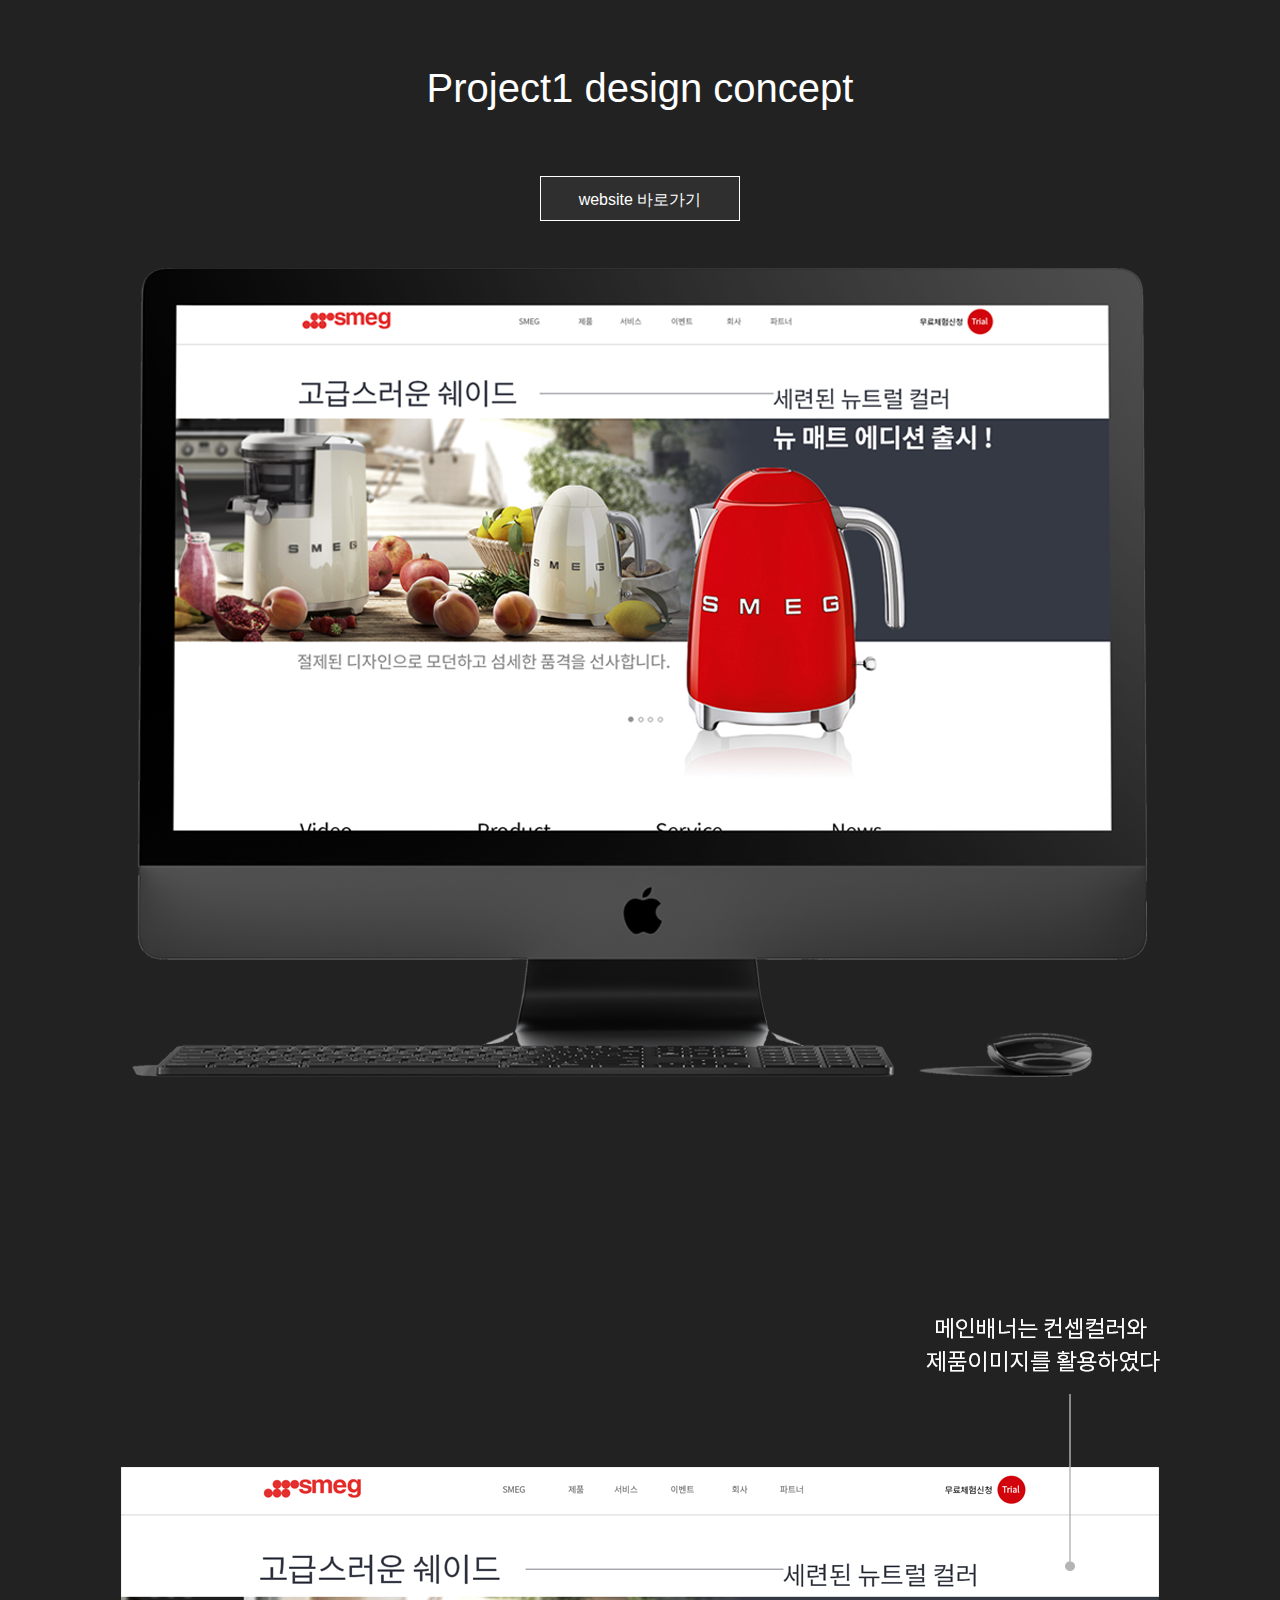
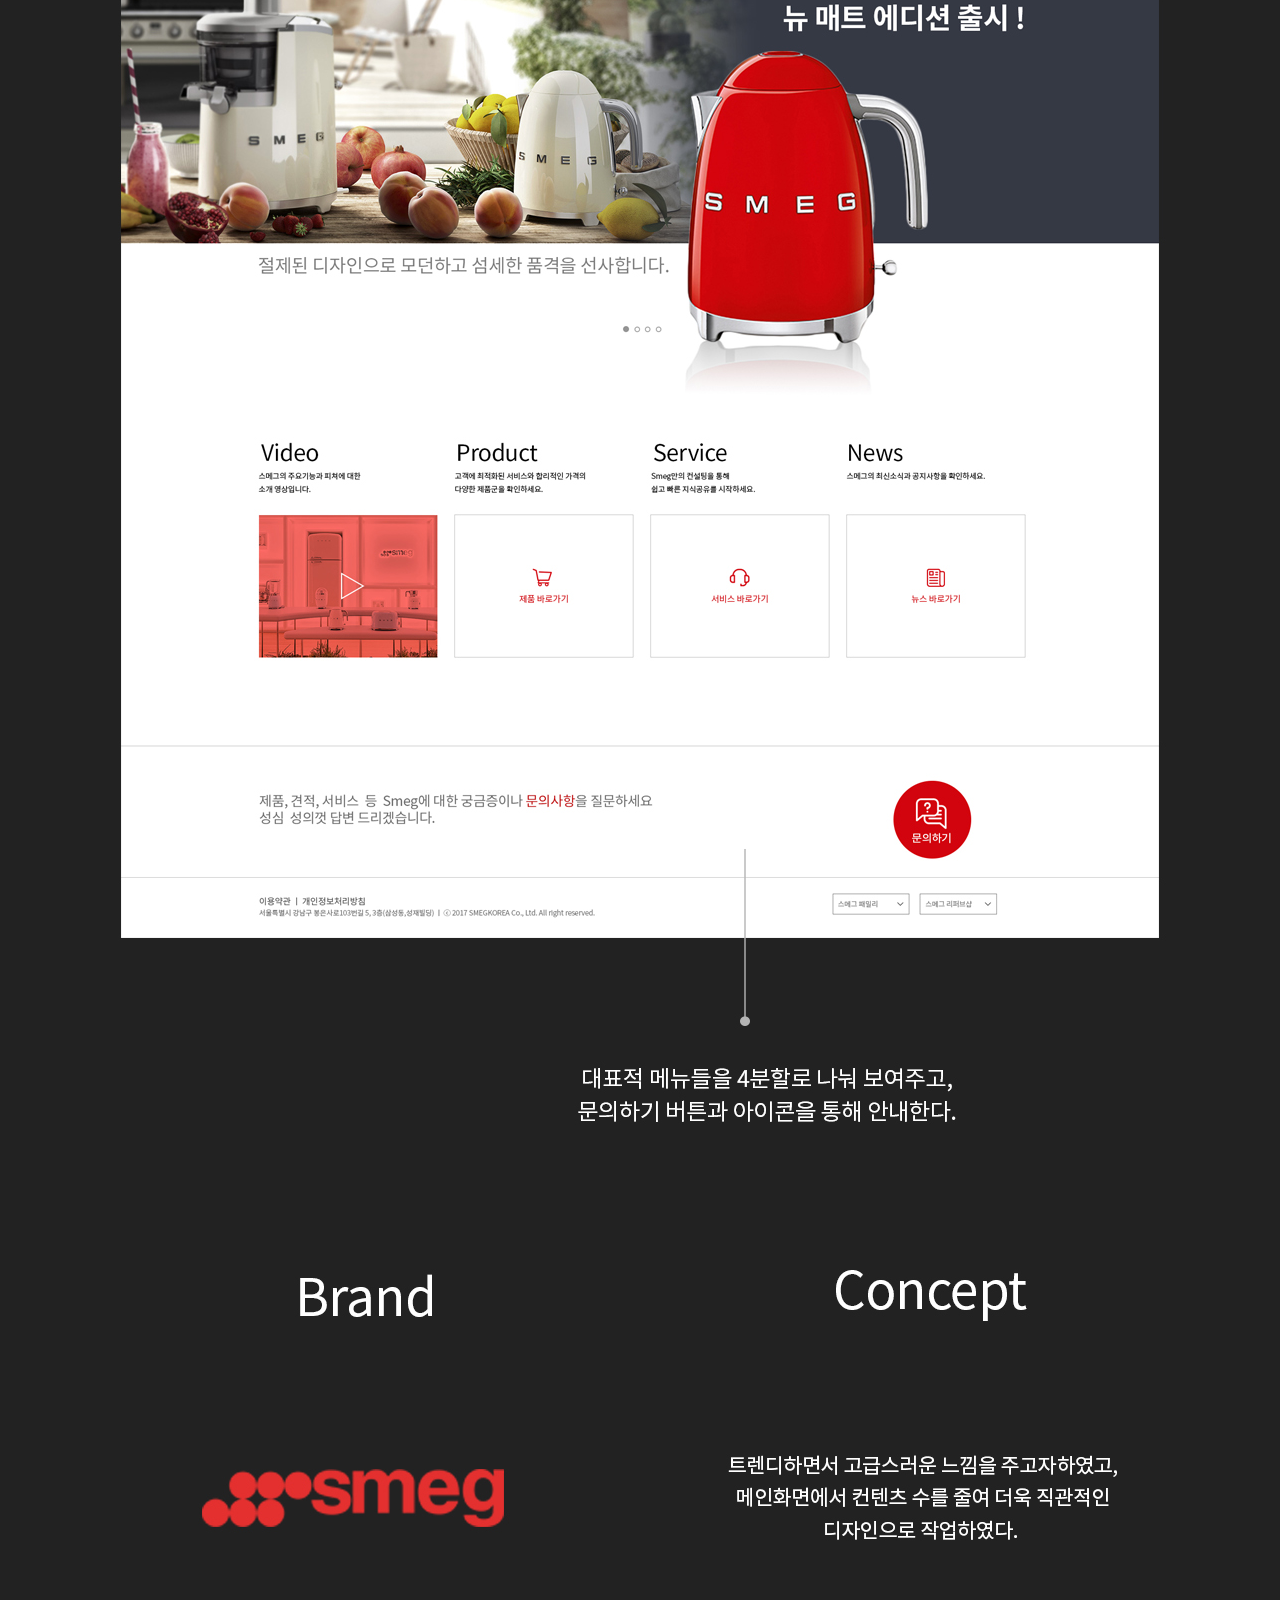
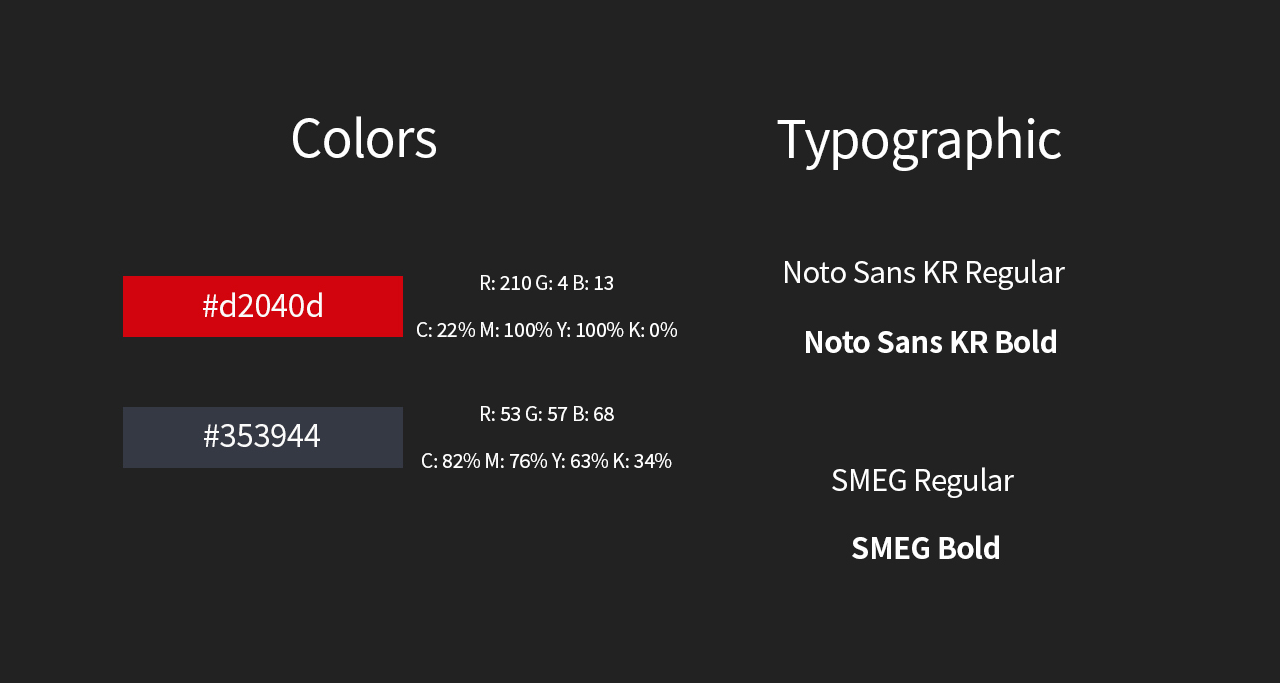
<file: sub02.html>
<!DOCTYPE html>
<html lang="en">
<head>
	<title>Rezume Free Template by Colorlib</title>
	<meta charset="utf-8">
	<meta name="viewport" content="width=device-width, initial-scale=1, shrink-to-fit=no">
	<link rel="stylesheet" href="css/animate.css">
	<link rel="stylesheet" href="css/flexslider.css">
	<link rel="stylesheet" href="fonts/icomoon/style.css">

	<link rel="stylesheet" href="css/bootstrap.css">
	<link rel="stylesheet" href="css/style.css">

	<link href="https://fonts.googleapis.com/css?family=Nunito+Sans:200,300,400,700" rel="stylesheet">
  <style>
    img {
      margin: 0 auto;
      display: block;
    }
    </style>

</head>
<body>
<h1 style="text-align:center; padding-top: 5%;">Project1 design concept</h1>
<div>
<div class="sub_botton" style=" cursor: pointer;" onclick="location.href='https://moonhhjj.github.io/project2/'; ">website 바로가기</div>
<div></div>
</div>
<div style=" padding-bottom: 5%;"><img src="images/project2_img.jpg" class="projectimg"></div>



</body>
</file>
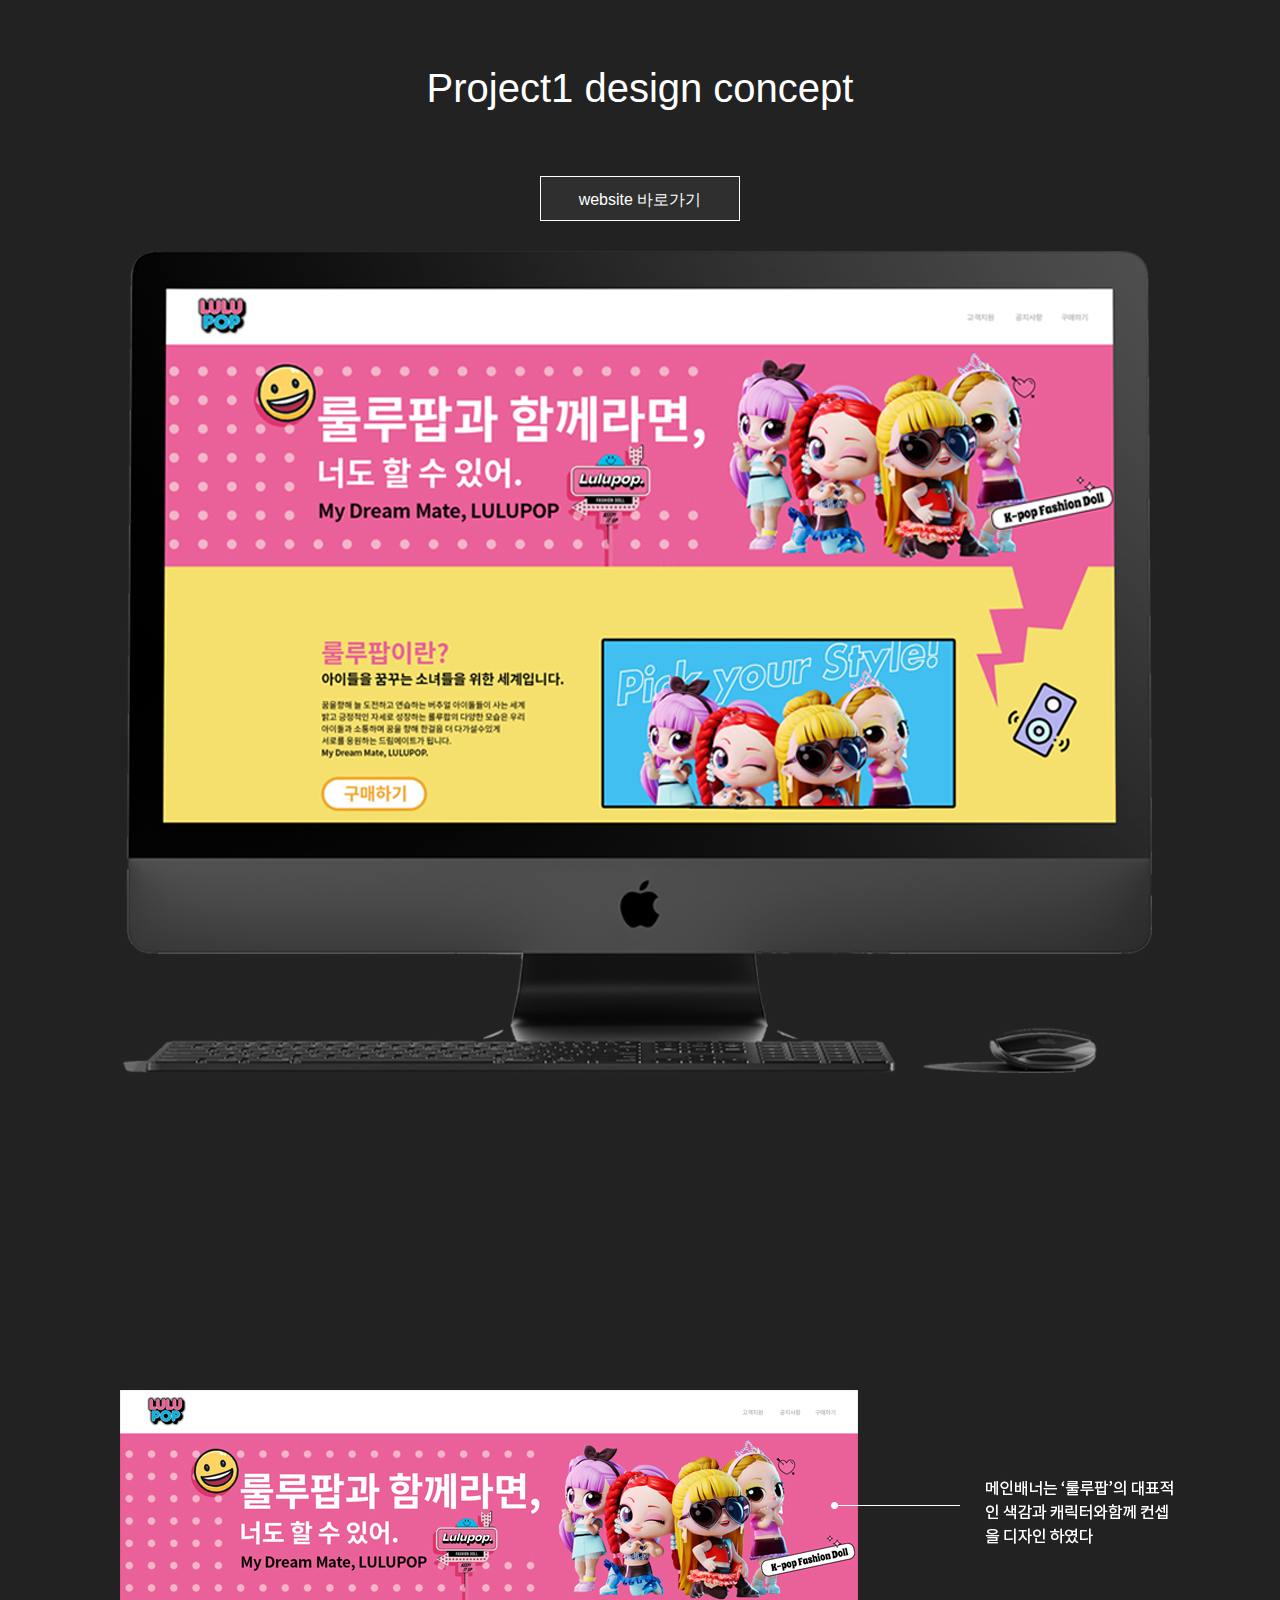
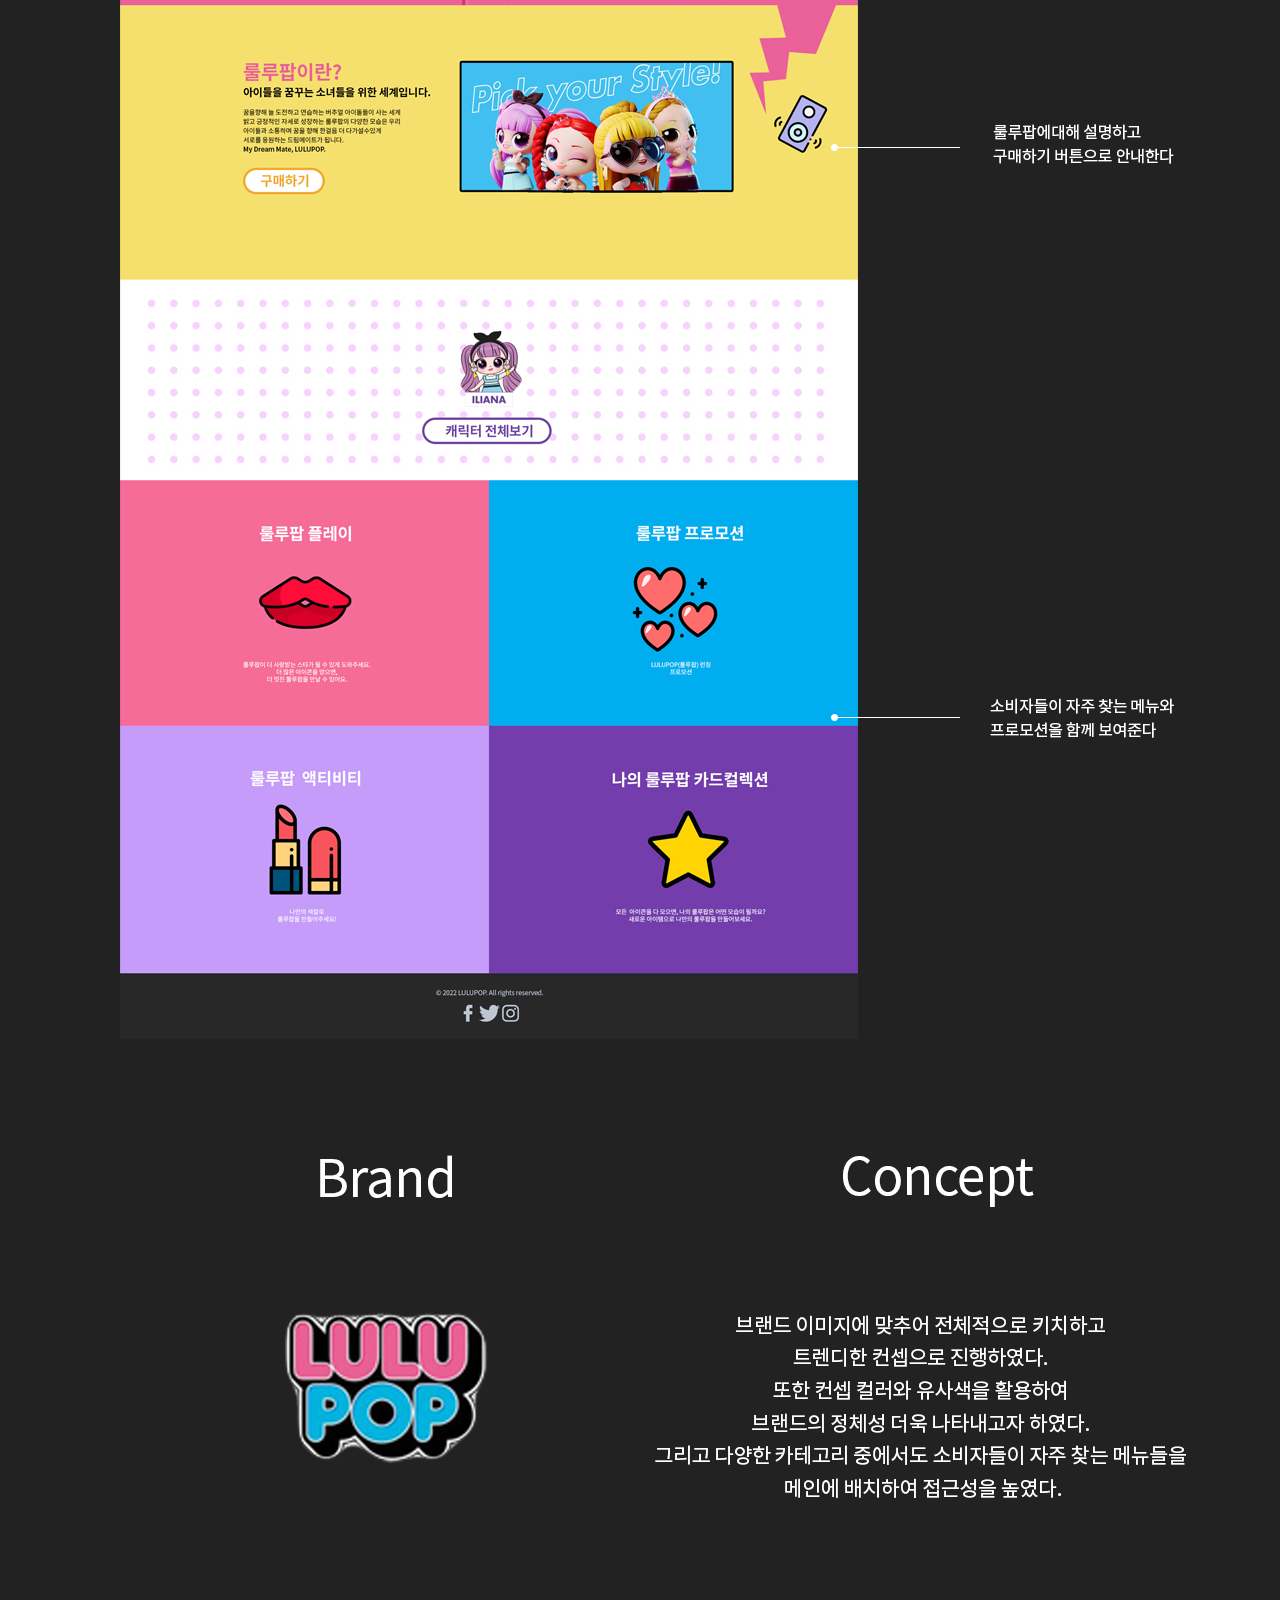
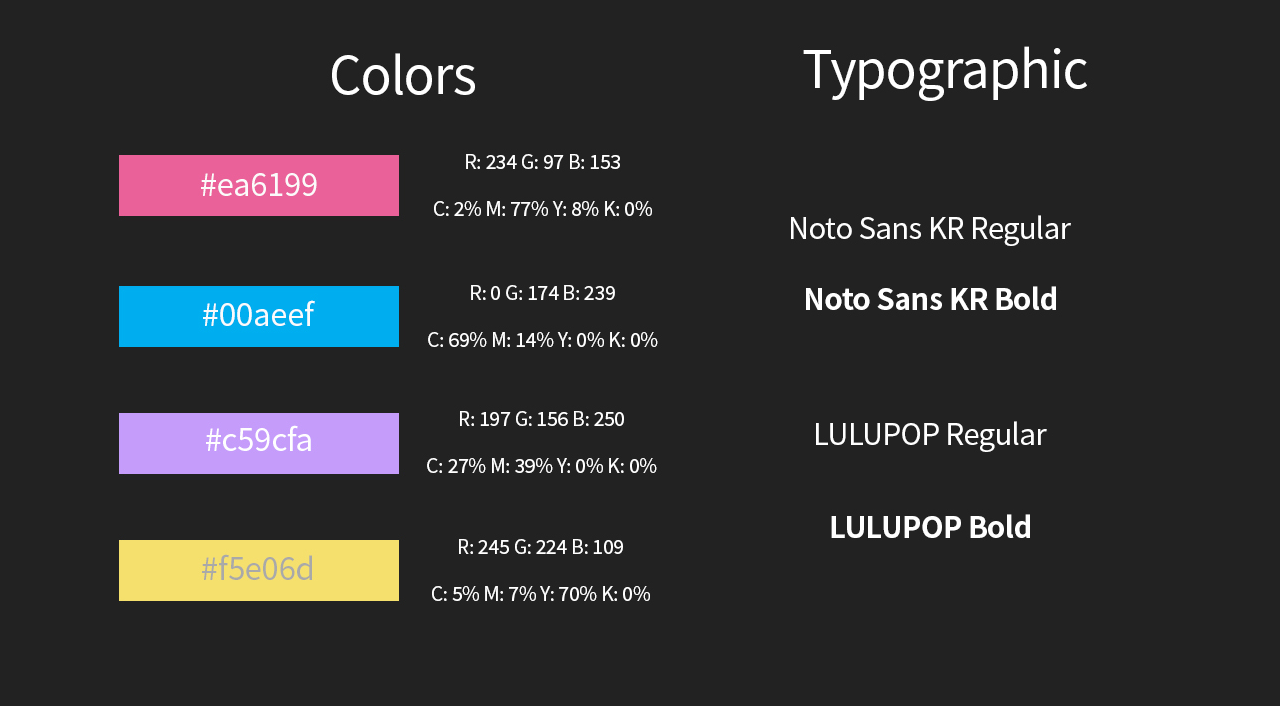
<file: sub03.html>
<!DOCTYPE html>
<html lang="en">
<head>
	<title>Rezume Free Template by Colorlib</title>
	<meta charset="utf-8">
	<meta name="viewport" content="width=device-width, initial-scale=1, shrink-to-fit=no">
	<link rel="stylesheet" href="css/animate.css">
	<link rel="stylesheet" href="css/flexslider.css">
	<link rel="stylesheet" href="fonts/icomoon/style.css">

	<link rel="stylesheet" href="css/bootstrap.css">
	<link rel="stylesheet" href="css/style.css">

	<link href="https://fonts.googleapis.com/css?family=Nunito+Sans:200,300,400,700" rel="stylesheet">
  <style>
    img {
      margin: 0 auto;
      display: block;
    }
    </style>

</head>
<body>
<h1 style="text-align:center; padding-top: 5%;">Project1 design concept</h1>
<div>
<div class="sub_botton" style=" cursor: pointer;" onclick="location.href='https://moonhhjj.github.io/project1/'; ">website 바로가기</div>
<div></div>
</div>
<div style=" padding-bottom: 5%;"><img src="images/project1_img.jpg" class="projectimg"></div>



</body>
</file>
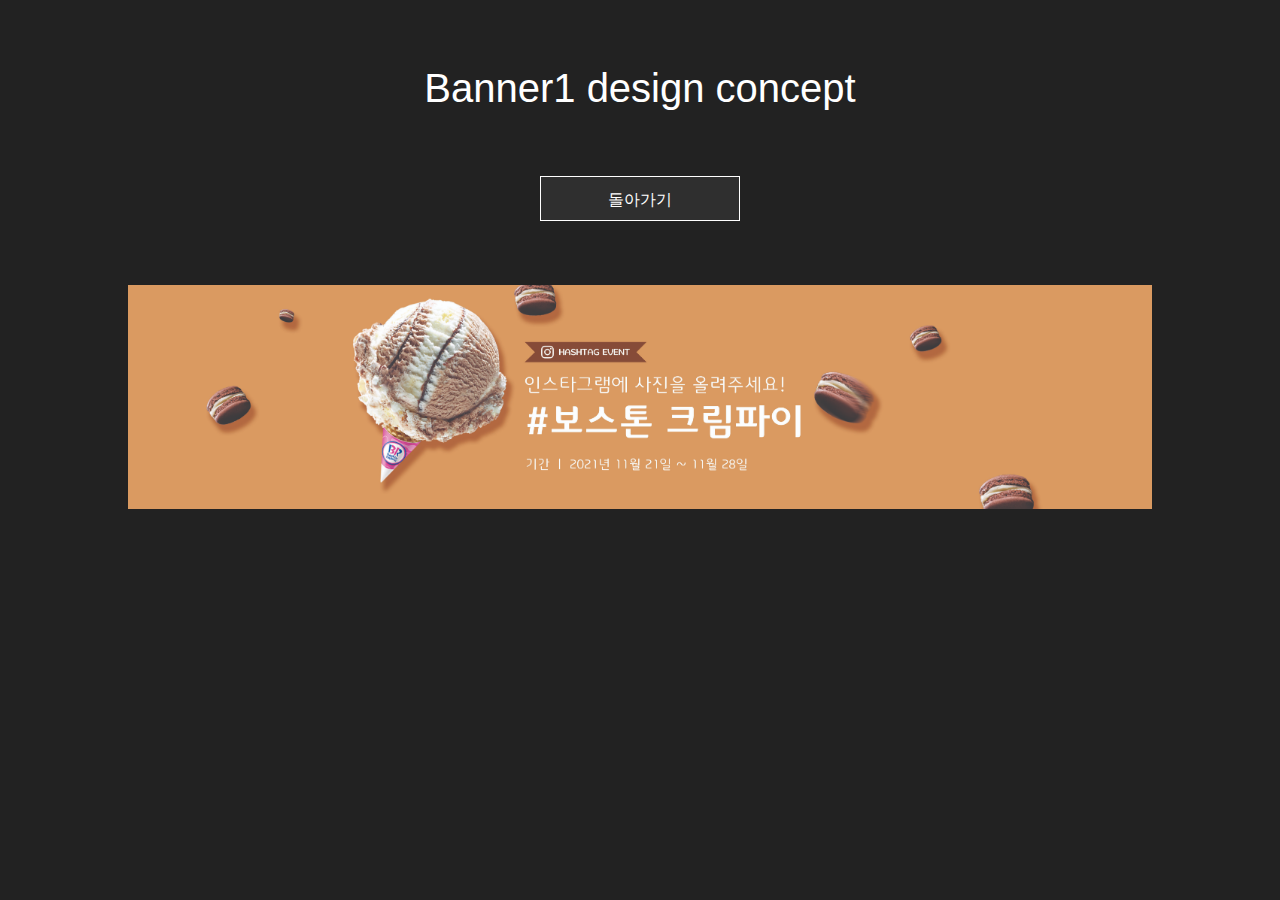
<file: sub04.html>
<!DOCTYPE html>
<html lang="en">
<head>
	<title>moonhyeji</title>
	<meta charset="utf-8">
	<meta name="viewport" content="width=device-width, initial-scale=1, shrink-to-fit=no">
	<link rel="stylesheet" href="css/animate.css">
	<link rel="stylesheet" href="css/flexslider.css">
	<link rel="stylesheet" href="fonts/icomoon/style.css">

	<link rel="stylesheet" href="css/bootstrap.css">
	<link rel="stylesheet" href="css/style.css">

	<link href="https://fonts.googleapis.com/css?family=Nunito+Sans:200,300,400,700" rel="stylesheet">
  <style>
    img {
      margin: 0 auto;
      display: block;
    }
    </style>

</head>
<body>
<h1 style="text-align:center; padding-top: 5%;">Banner1 design concept</h1>
<div>
<div class="sub_botton" style=" cursor: pointer;" onclick="location.href='https://moonhhjj.github.io/portfolio/'; ">돌아가기</div>
<div></div>
</div>
<div style=" padding: 5% 0;"><img src="images/moon-BR.jpg" class="projectimg" style="width: 80%;"></div>



</body>
</file>
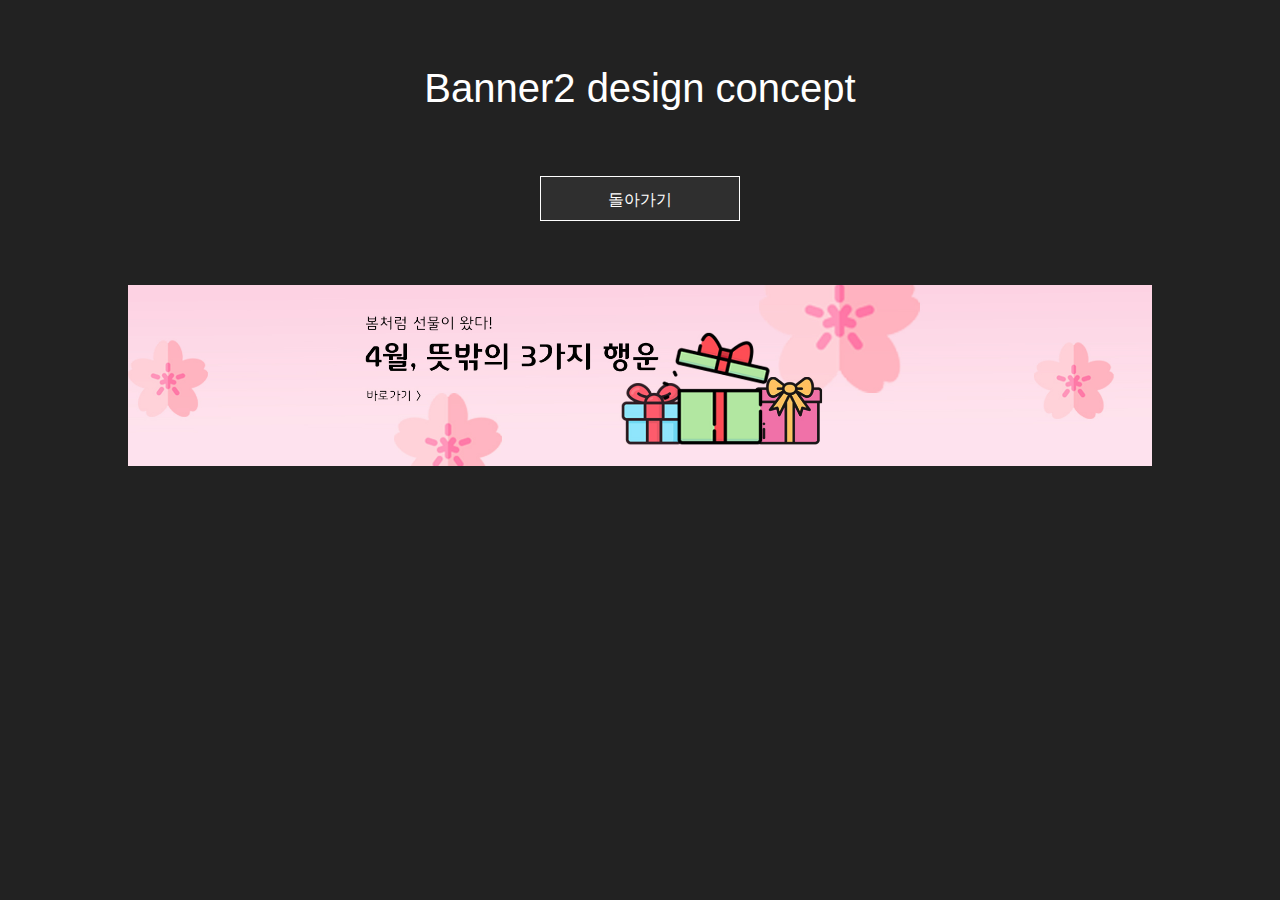
<file: sub05.html>
<!DOCTYPE html>
<html lang="en">
<head>
	<title>moonhyeji</title>
	<meta charset="utf-8">
	<meta name="viewport" content="width=device-width, initial-scale=1, shrink-to-fit=no">
	<link rel="stylesheet" href="css/animate.css">
	<link rel="stylesheet" href="css/flexslider.css">
	<link rel="stylesheet" href="fonts/icomoon/style.css">

	<link rel="stylesheet" href="css/bootstrap.css">
	<link rel="stylesheet" href="css/style.css">

	<link href="https://fonts.googleapis.com/css?family=Nunito+Sans:200,300,400,700" rel="stylesheet">
  <style>
    img {
      margin: 0 auto;
      display: block;
    }
    </style>

</head>
<body>
<h1 style="text-align:center; padding-top: 5%;">Banner2 design concept</h1>
<div>
<div class="sub_botton" style=" cursor: pointer;" onclick="location.href='https://moonhhjj.github.io/portfolio/'; ">돌아가기</div>
<div></div>
</div>
<div style=" padding: 5% 0;"><img src="images/moon-kb.jpg" class="projectimg" style="width: 80%;"></div>



</body>
</file>
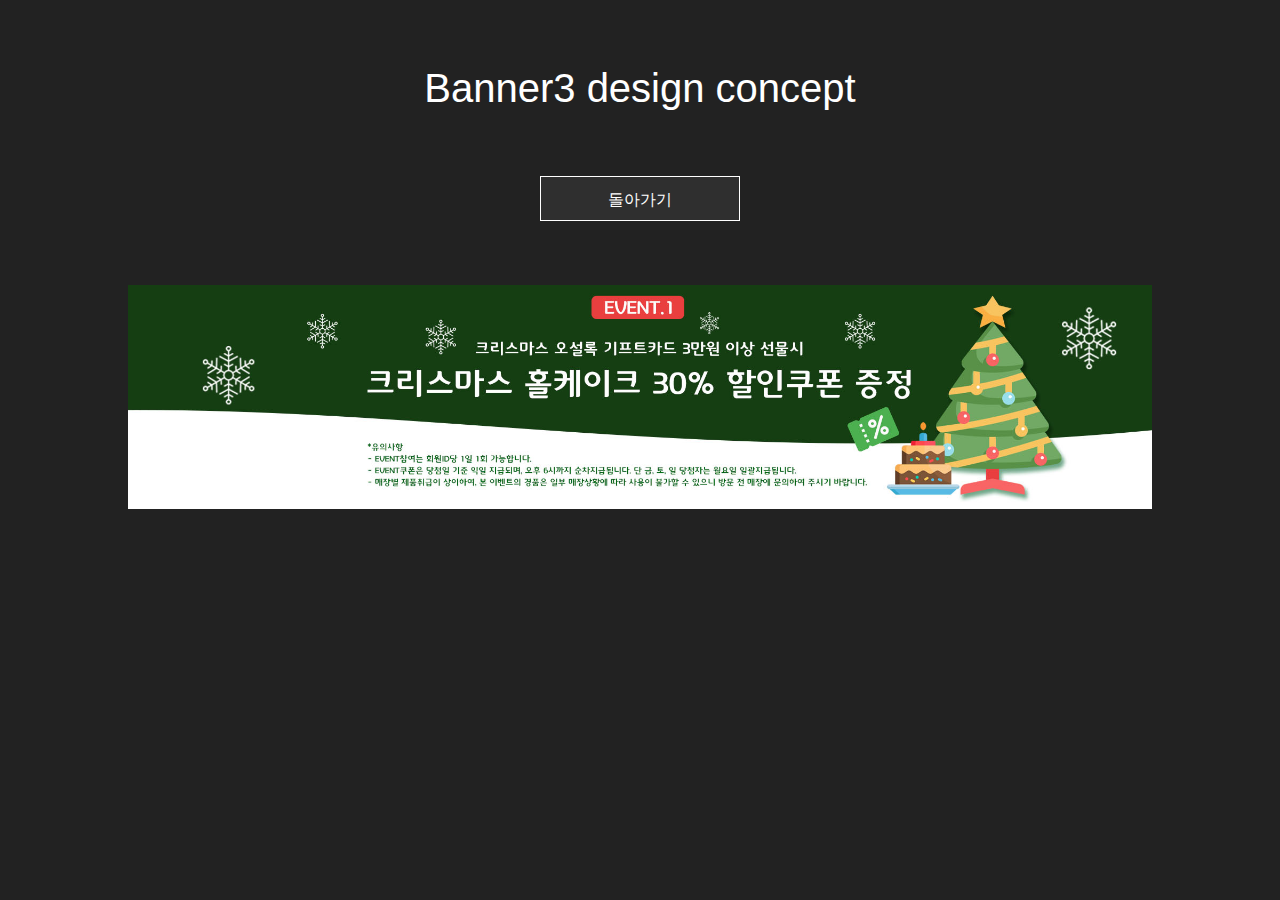
<file: sub06.html>
<!DOCTYPE html>
<html lang="en">
<head>
	<title>moonhyeji</title>
	<meta charset="utf-8">
	<meta name="viewport" content="width=device-width, initial-scale=1, shrink-to-fit=no">
	<link rel="stylesheet" href="css/animate.css">
	<link rel="stylesheet" href="css/flexslider.css">
	<link rel="stylesheet" href="fonts/icomoon/style.css">

	<link rel="stylesheet" href="css/bootstrap.css">
	<link rel="stylesheet" href="css/style.css">

	<link href="https://fonts.googleapis.com/css?family=Nunito+Sans:200,300,400,700" rel="stylesheet">
  <style>
    img {
      margin: 0 auto;
      display: block;
    }
    </style>

</head>
<body>
<h1 style="text-align:center; padding-top: 5%;">Banner3 design concept</h1>
<div>
<div class="sub_botton" style=" cursor: pointer;" onclick="location.href='https://moonhhjj.github.io/portfolio/'; ">돌아가기</div>
<div></div>
</div>
<div style=" padding: 5% 0;"><img src="images/moon-os.jpg" class="projectimg" style="width: 80%;"></div>



</body>
</file>
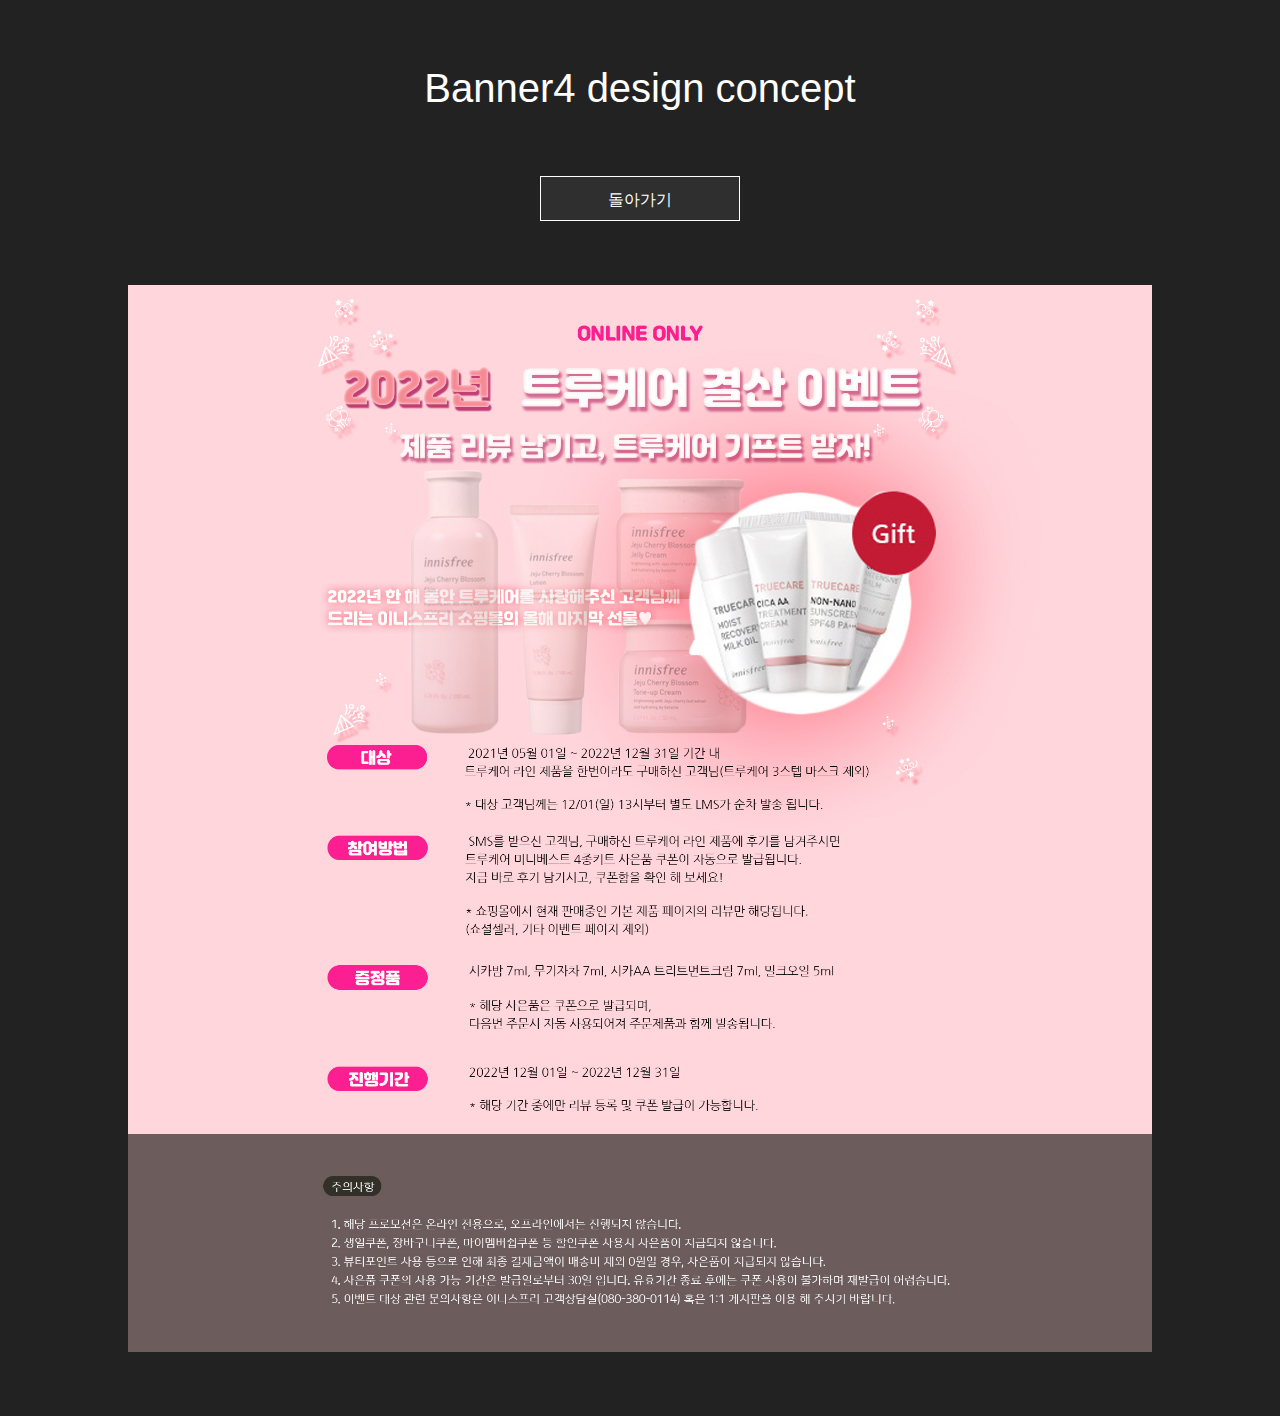
<file: sub07.html>
<!DOCTYPE html>
<html lang="en">
<head>
	<title>moonhyeji</title>
	<meta charset="utf-8">
	<meta name="viewport" content="width=device-width, initial-scale=1, shrink-to-fit=no">
	<link rel="stylesheet" href="css/animate.css">
	<link rel="stylesheet" href="css/flexslider.css">
	<link rel="stylesheet" href="fonts/icomoon/style.css">

	<link rel="stylesheet" href="css/bootstrap.css">
	<link rel="stylesheet" href="css/style.css">

	<link href="https://fonts.googleapis.com/css?family=Nunito+Sans:200,300,400,700" rel="stylesheet">
  <style>
    img {
      margin: 0 auto;
      display: block;
    }
    </style>

</head>
<body>
<h1 style="text-align:center; padding-top: 5%;">Banner4 design concept</h1>
<div>
<div class="sub_botton" style=" cursor: pointer;" onclick="location.href='https://moonhhjj.github.io/portfolio/'; ">돌아가기</div>
<div></div>
</div>
<div style=" padding: 5% 0;"><img src="images/moon-in.jpg" class="projectimg" style="width: 80%;"></div>



</body>
</file>
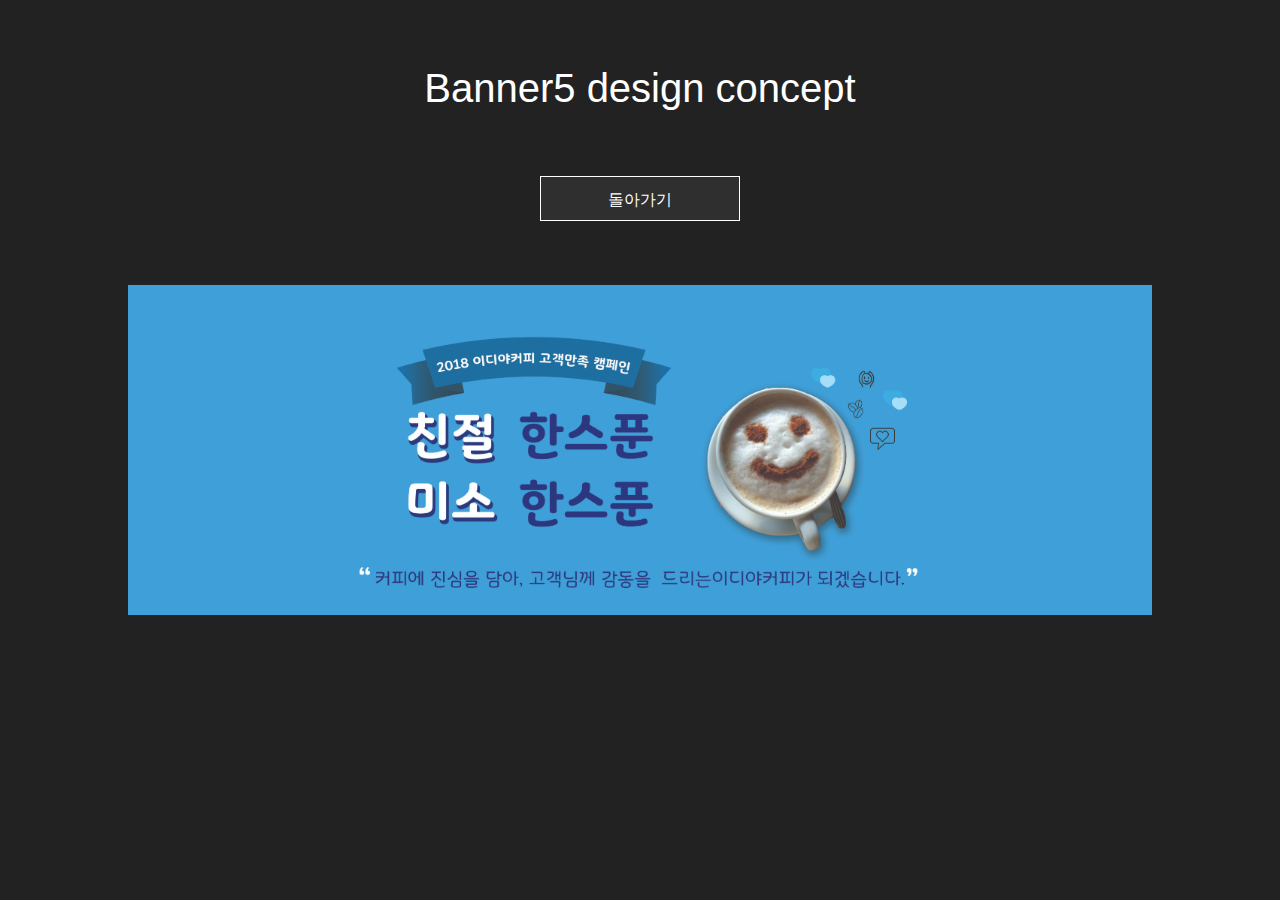
<file: sub08.html>
<!DOCTYPE html>
<html lang="en">
<head>
	<title>moonhyejib</title>
	<meta charset="utf-8">
	<meta name="viewport" content="width=device-width, initial-scale=1, shrink-to-fit=no">
	<link rel="stylesheet" href="css/animate.css">
	<link rel="stylesheet" href="css/flexslider.css">
	<link rel="stylesheet" href="fonts/icomoon/style.css">

	<link rel="stylesheet" href="css/bootstrap.css">
	<link rel="stylesheet" href="css/style.css">

	<link href="https://fonts.googleapis.com/css?family=Nunito+Sans:200,300,400,700" rel="stylesheet">
  <style>
    img {
      margin: 0 auto;
      display: block;
    }
    </style>

</head>
<body>
<h1 style="text-align:center; padding-top: 5%;">Banner5 design concept</h1>
<div>
<div class="sub_botton" style=" cursor: pointer;" onclick="location.href='https://moonhhjj.github.io/portfolio/'; ">돌아가기</div>
<div></div>
</div>
<div style=" padding: 5% 0;"><img src="images/moon-ed.jpg" class="projectimg" style="width: 80%;"></div>



</body>
</file>
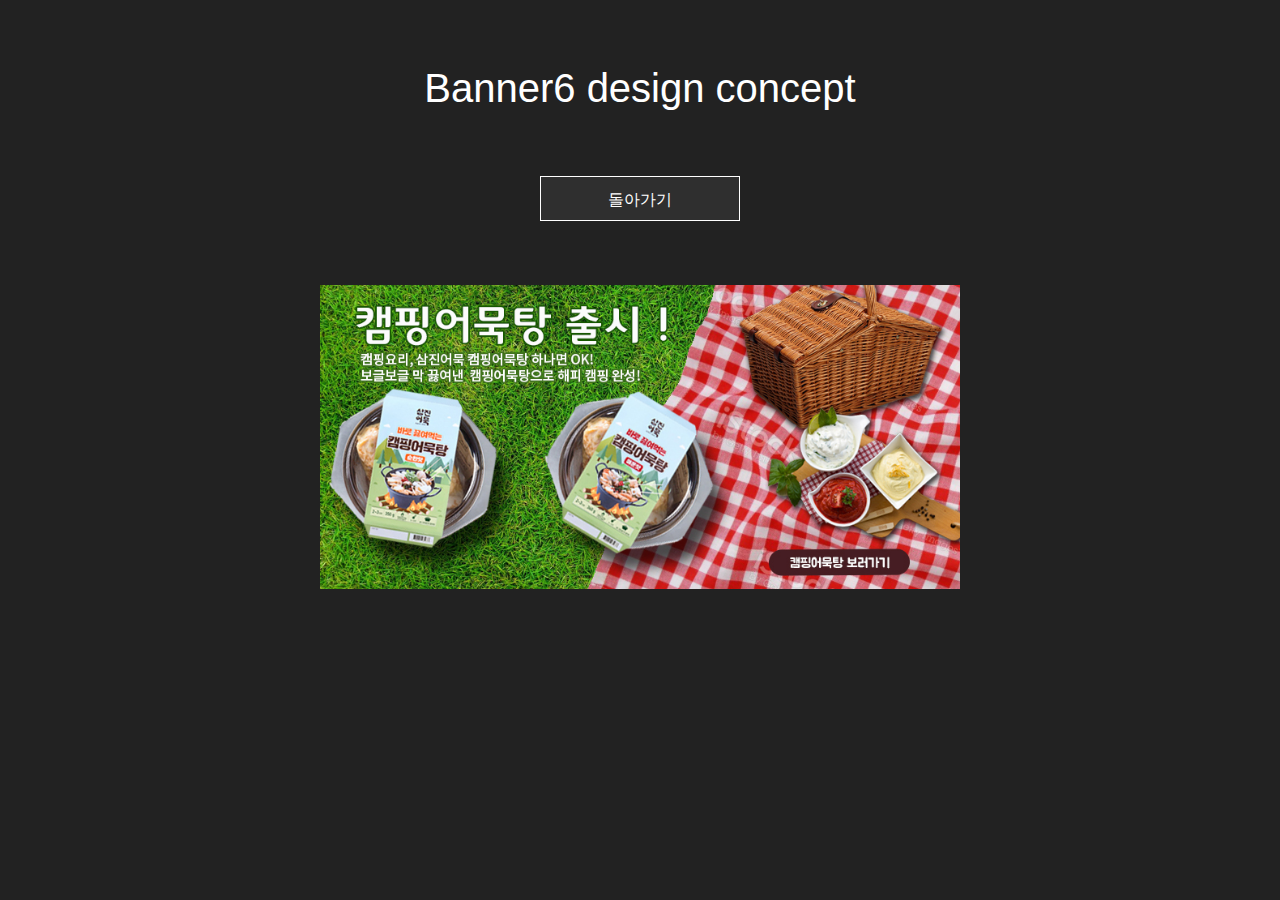
<file: sub09.html>
<!DOCTYPE html>
<html lang="en">
<head>
	<title>moonhyeji</title>
	<meta charset="utf-8">
	<meta name="viewport" content="width=device-width, initial-scale=1, shrink-to-fit=no">
	<link rel="stylesheet" href="css/animate.css">
	<link rel="stylesheet" href="css/flexslider.css">
	<link rel="stylesheet" href="fonts/icomoon/style.css">

	<link rel="stylesheet" href="css/bootstrap.css">
	<link rel="stylesheet" href="css/style.css">

	<link href="https://fonts.googleapis.com/css?family=Nunito+Sans:200,300,400,700" rel="stylesheet">
  <style>
    img {
      margin: 0 auto;
      display: block;
    }
    </style>

</head>
<body>
<h1 style="text-align:center; padding-top: 5%;">Banner6 design concept</h1>
<div>
<div class="sub_botton" style=" cursor: pointer;" onclick="location.href='https://moonhhjj.github.io/portfolio/'; ">돌아가기</div>
<div></div>
</div>
<div style=" padding: 5% 0;"><img src="images/moon-sam.jpg" class="projectimg" style="width: 50%;"></div>



</body>
</file>
<file: fonts/icomoon/style.css>
@font-face {
  font-family: 'icomoon';
  src:  url('fonts/icomoon.eot?1z9v6x');
  src:  url('fonts/icomoon.eot?1z9v6x#iefix') format('embedded-opentype'),
    url('fonts/icomoon.ttf?1z9v6x') format('truetype'),
    url('fonts/icomoon.woff?1z9v6x') format('woff'),
    url('fonts/icomoon.svg?1z9v6x#icomoon') format('svg');
  font-weight: normal;
  font-style: normal;
}

[class^="icon-"], [class*=" icon-"] {
  /* use !important to prevent issues with browser extensions that change fonts */
  font-family: 'icomoon' !important;
  speak: none;
  font-style: normal;
  font-weight: normal;
  font-variant: normal;
  text-transform: none;
  line-height: 1;

  /* Better Font Rendering =========== */
  -webkit-font-smoothing: antialiased;
  -moz-osx-font-smoothing: grayscale;
}

.icon-mobile3:before {
  content: "\e000";
}
.icon-laptop3:before {
  content: "\e001";
}
.icon-desktop:before {
  content: "\e002";
}
.icon-tablet3:before {
  content: "\e003";
}
.icon-phone3:before {
  content: "\e004";
}
.icon-document2:before {
  content: "\e005";
}
.icon-documents2:before {
  content: "\e006";
}
.icon-search2:before {
  content: "\e007";
}
.icon-clipboard3:before {
  content: "\e008";
}
.icon-newspaper2:before {
  content: "\e009";
}
.icon-notebook:before {
  content: "\e00a";
}
.icon-book-open:before {
  content: "\e00b";
}
.icon-browser2:before {
  display:block;
  content: "";
  width: 154px;
  height: 154px;
  background-image: url(../../images/ps.png);
  background-size: 70%;
  background-repeat: no-repeat;
  background-position: center center;
}
.icon-calendar3:before {
  content: "\e00d";
}
.icon-presentation:before {
  display:block;
  content: "";
  width: 154px;
  height: 154px;
  background-image: url(../../images/ai.png);
  background-size: 70%;
  background-repeat: no-repeat;
  background-position: center center;
}
.icon-picture:before {
  content: "\e00f";
}
.icon-pictures:before {
  content: "\e010";
}
.icon-video2:before {
  display:block;
  content: "";
  width: 154px;
  height: 154px;
  background-image: url(../../images/id.png);
  background-size: 70%;
  background-repeat: no-repeat;
  background-position: center center;
}
.icon-camera3:before {
  content: "\e012";
}
.icon-printer2:before {
  content: "\e013";
}
.icon-toolbox:before {
  content: "\e014";
}
.icon-briefcase3:before {
  content: "\e015";
}
.icon-wallet2:before {
  content: "\e016";
}
.icon-gift2:before {
  content: "\e017";
}
.icon-bargraph:before {
  content: "\e018";
}
.icon-grid2:before {
  content: "\e019";
}
.icon-expand:before {
  content: "\e01a";
}
.icon-focus:before {
  content: "\e01b";
}
.icon-edit2:before {
  content: "\e01c";
}
.icon-adjustments:before {
  content: "\e01d";
}
.icon-ribbon:before {
  content: "\e01e";
}
.icon-hourglass:before {
  content: "\e01f";
}
.icon-lock3:before {
  content: "\e020";
}
.icon-megaphone2:before {
  content: "\e021";
}
.icon-shield3:before {
  content: "\e022";
}
.icon-trophy3:before {
  content: "\e023";
}
.icon-flag3:before {
  content: "\e024";
}
.icon-map3:before {
  content: "\e025";
}
.icon-puzzle:before {
  content: "\e026";
}
.icon-basket:before {
  content: "\e027";
}
.icon-envelope:before {
  content: "\e028";
}
.icon-streetsign:before {
  content: "\e029";
}
.icon-telescope:before {
  content: "\e02a";
}
.icon-gears:before {
  content: "\e02b";
}
.icon-key3:before {
  content: "\e02c";
}
.icon-paperclip:before {
  content: "\e02d";
}
.icon-attachment3:before {
  content: "\e02e";
}
.icon-pricetags:before {
  content: "\e02f";
}
.icon-lightbulb:before {
  content: "\e030";
}
.icon-layers2:before {
  content: "\e031";
}
.icon-pencil3:before {
  content: "\e032";
}
.icon-tools2:before {
  content: "\e033";
}
.icon-tools-2:before {
  content: "\e034";
}
.icon-scissors3:before {
  content: "\e035";
}
.icon-paintbrush:before {
  content: "\e036";
}
.icon-magnifying-glass2:before {
  content: "\e037";
}
.icon-circle-compass:before {
  content: "\e038";
}
.icon-linegraph:before {
  content: "\e039";
}
.icon-mic3:before {
  content: "\e03a";
}
.icon-strategy:before {
  content: "\e03b";
}
.icon-beaker:before {
  content: "\e03c";
}
.icon-caution:before {
  content: "\e03d";
}
.icon-recycle:before {
  content: "\e03e";
}
.icon-anchor:before {
  content: "\e03f";
}
.icon-profile-male:before {
  content: "\e040";
}
.icon-profile-female:before {
  content: "\e041";
}
.icon-bike:before {
  content: "\e042";
}
.icon-wine:before {
  content: "\e043";
}
.icon-hotairballoon:before {
  content: "\e044";
}
.icon-globe2:before {
  content: "\e045";
}
.icon-genius:before {
  content: "\e046";
}
.icon-map-pin:before {
  content: "\e047";
}
.icon-dial:before {
  content: "\e048";
}
.icon-chat2:before {
  content: "\e049";
}
.icon-heart3:before {
  content: "\e04a";
}
.icon-cloud3:before {
  content: "\e04b";
}
.icon-upload4:before {
  content: "\e04c";
}
.icon-download4:before {
  content: "\e04d";
}
.icon-target2:before {
  content: "\e04e";
}
.icon-hazardous:before {
  content: "\e04f";
}
.icon-piechart:before {
  content: "\e050";
}
.icon-speedometer:before {
  content: "\e051";
}
.icon-global:before {
  content: "\e052";
}
.icon-compass3:before {
  content: "\e053";
}
.icon-lifesaver:before {
  content: "\e054";
}
.icon-clock3:before {
  content: "\e055";
}
.icon-aperture:before {
  content: "\e056";
}
.icon-quote2:before {
  content: "\e057";
}
.icon-scope:before {
  content: "\e058";
}
.icon-alarmclock:before {
  content: "\e059";
}
.icon-refresh:before {
  content: "\e05a";
}
.icon-happy3:before {
  content: "\e05b";
}
.icon-sad3:before {
  content: "\e05c";
}
.icon-facebook3:before {
  content: "\e05d";
}
.icon-twitter3:before {
  content: "\e05e";
}
.icon-googleplus:before {
  content: "\e05f";
}
.icon-rss3:before {
  content: "\e060";
}
.icon-tumblr3:before {
  content: "\e061";
}
.icon-linkedin3:before {
  content: "\e062";
}
.icon-dribbble3:before {
  content: "\e063";
}
.icon-add-to-list:before {
  content: "\e900";
}
.icon-classic-computer:before {
  content: "\e901";
}
.icon-controller-fast-backward:before {
  content: "\e902";
}
.icon-creative-commons-attribution:before {
  content: "\e903";
}
.icon-creative-commons-noderivs:before {
  content: "\e904";
}
.icon-creative-commons-noncommercial-eu:before {
  content: "\e905";
}
.icon-creative-commons-noncommercial-us:before {
  content: "\e906";
}
.icon-creative-commons-public-domain:before {
  content: "\e907";
}
.icon-creative-commons-remix:before {
  content: "\e908";
}
.icon-creative-commons-share:before {
  content: "\e909";
}
.icon-creative-commons-sharealike:before {
  content: "\e90a";
}
.icon-creative-commons:before {
  content: "\e90b";
}
.icon-document-landscape:before {
  content: "\e90c";
}
.icon-remove-user:before {
  content: "\e90d";
}
.icon-warning:before {
  content: "\e90e";
}
.icon-arrow-bold-down:before {
  content: "\e90f";
}
.icon-arrow-bold-left:before {
  content: "\e910";
}
.icon-arrow-bold-right:before {
  content: "\e911";
}
.icon-arrow-bold-up:before {
  content: "\e912";
}
.icon-arrow-down:before {
  content: "\e913";
}
.icon-arrow-left:before {
  content: "\e914";
}
.icon-arrow-long-down:before {
  content: "\e915";
}
.icon-arrow-long-left:before {
  content: "\e916";
}
.icon-arrow-long-right:before {
  content: "\e917";
}
.icon-arrow-long-up:before {
  content: "\e918";
}
.icon-arrow-right:before {
  content: "\e919";
}
.icon-arrow-up:before {
  content: "\e91a";
}
.icon-arrow-with-circle-down:before {
  content: "\e91b";
}
.icon-arrow-with-circle-left:before {
  content: "\e91c";
}
.icon-arrow-with-circle-right:before {
  content: "\e91d";
}
.icon-arrow-with-circle-up:before {
  content: "\e91e";
}
.icon-bookmark:before {
  content: "\e91f";
}
.icon-bookmarks:before {
  content: "\e920";
}
.icon-chevron-down:before {
  content: "\e921";
}
.icon-chevron-left:before {
  content: "\e922";
}
.icon-chevron-right:before {
  content: "\e923";
}
.icon-chevron-small-down:before {
  content: "\e924";
}
.icon-chevron-small-left:before {
  content: "\e925";
}
.icon-chevron-small-right:before {
  content: "\e926";
}
.icon-chevron-small-up:before {
  content: "\e927";
}
.icon-chevron-thin-down:before {
  content: "\e928";
}
.icon-chevron-thin-left:before {
  content: "\e929";
}
.icon-chevron-thin-right:before {
  content: "\e92a";
}
.icon-chevron-thin-up:before {
  content: "\e92b";
}
.icon-chevron-up:before {
  content: "\e92c";
}
.icon-chevron-with-circle-down:before {
  content: "\e92d";
}
.icon-chevron-with-circle-left:before {
  content: "\e92e";
}
.icon-chevron-with-circle-right:before {
  content: "\e92f";
}
.icon-chevron-with-circle-up:before {
  content: "\e930";
}
.icon-cloud:before {
  content: "\e931";
}
.icon-controller-fast-forward:before {
  content: "\e932";
}
.icon-controller-jump-to-start:before {
  content: "\e933";
}
.icon-controller-next:before {
  content: "\e934";
}
.icon-controller-paus:before {
  content: "\e935";
}
.icon-controller-play:before {
  content: "\e936";
}
.icon-controller-record:before {
  content: "\e937";
}
.icon-controller-stop:before {
  content: "\e938";
}
.icon-controller-volume:before {
  content: "\e939";
}
.icon-dot-single:before {
  content: "\e93a";
}
.icon-dots-three-horizontal:before {
  content: "\e93b";
}
.icon-dots-three-vertical:before {
  content: "\e93c";
}
.icon-dots-two-horizontal:before {
  content: "\e93d";
}
.icon-dots-two-vertical:before {
  content: "\e93e";
}
.icon-download:before {
  content: "\e93f";
}
.icon-emoji-flirt:before {
  content: "\e940";
}
.icon-flow-branch:before {
  content: "\e941";
}
.icon-flow-cascade:before {
  content: "\e942";
}
.icon-flow-line:before {
  content: "\e943";
}
.icon-flow-parallel:before {
  content: "\e944";
}
.icon-flow-tree:before {
  content: "\e945";
}
.icon-install:before {
  content: "\e946";
}
.icon-layers:before {
  content: "\e947";
}
.icon-open-book:before {
  content: "\e948";
}
.icon-resize-100:before {
  content: "\e949";
}
.icon-resize-full-screen:before {
  content: "\e94a";
}
.icon-save:before {
  content: "\e94b";
}
.icon-select-arrows:before {
  content: "\e94c";
}
.icon-sound-mute:before {
  content: "\e94d";
}
.icon-sound:before {
  content: "\e94e";
}
.icon-trash:before {
  content: "\e94f";
}
.icon-triangle-down:before {
  content: "\e950";
}
.icon-triangle-left:before {
  content: "\e951";
}
.icon-triangle-right:before {
  content: "\e952";
}
.icon-triangle-up:before {
  content: "\e953";
}
.icon-uninstall:before {
  content: "\e954";
}
.icon-upload-to-cloud:before {
  content: "\e955";
}
.icon-upload:before {
  content: "\e956";
}
.icon-add-user:before {
  content: "\e957";
}
.icon-address:before {
  content: "\e958";
}
.icon-adjust:before {
  content: "\e959";
}
.icon-air:before {
  content: "\e95a";
}
.icon-aircraft-landing:before {
  content: "\e95b";
}
.icon-aircraft-take-off:before {
  content: "\e95c";
}
.icon-aircraft:before {
  content: "\e95d";
}
.icon-align-bottom:before {
  content: "\e95e";
}
.icon-align-horizontal-middle:before {
  content: "\e95f";
}
.icon-align-left:before {
  content: "\e960";
}
.icon-align-right:before {
  content: "\e961";
}
.icon-align-top:before {
  content: "\e962";
}
.icon-align-vertical-middle:before {
  content: "\e963";
}
.icon-archive:before {
  content: "\e964";
}
.icon-area-graph:before {
  content: "\e965";
}
.icon-attachment:before {
  content: "\e966";
}
.icon-awareness-ribbon:before {
  content: "\e967";
}
.icon-back-in-time:before {
  content: "\e968";
}
.icon-back:before {
  content: "\e969";
}
.icon-bar-graph:before {
  content: "\e96a";
}
.icon-battery:before {
  content: "\e96b";
}
.icon-beamed-note:before {
  content: "\e96c";
}
.icon-bell:before {
  content: "\e96d";
}
.icon-blackboard:before {
  content: "\e96e";
}
.icon-block:before {
  content: "\e96f";
}
.icon-book:before {
  content: "\e970";
}
.icon-bowl:before {
  content: "\e971";
}
.icon-box:before {
  content: "\e972";
}
.icon-briefcase:before {
  content: "\e973";
}
.icon-browser:before {
  content: "\e974";
}
.icon-brush:before {
  content: "\e975";
}
.icon-bucket:before {
  content: "\e976";
}
.icon-cake:before {
  content: "\e977";
}
.icon-calculator:before {
  content: "\e978";
}
.icon-calendar:before {
  content: "\e979";
}
.icon-camera:before {
  content: "\e97a";
}
.icon-ccw:before {
  content: "\e97b";
}
.icon-chat:before {
  content: "\e97c";
}
.icon-check:before {
  content: "\e97d";
}
.icon-circle-with-cross:before {
  content: "\e97e";
}
.icon-circle-with-minus:before {
  content: "\e97f";
}
.icon-circle-with-plus:before {
  content: "\e980";
}
.icon-circle:before {
  content: "\e981";
}
.icon-circular-graph:before {
  content: "\e982";
}
.icon-clapperboard:before {
  content: "\e983";
}
.icon-clipboard:before {
  content: "\e984";
}
.icon-clock:before {
  content: "\e985";
}
.icon-code:before {
  content: "\e986";
}
.icon-cog:before {
  content: "\e987";
}
.icon-colours:before {
  content: "\e988";
}
.icon-compass:before {
  content: "\e989";
}
.icon-copy:before {
  content: "\e98a";
}
.icon-credit-card:before {
  content: "\e98b";
}
.icon-credit:before {
  content: "\e98c";
}
.icon-cross:before {
  content: "\e98d";
}
.icon-cup:before {
  content: "\e98e";
}
.icon-cw:before {
  content: "\e98f";
}
.icon-cycle:before {
  content: "\e990";
}
.icon-database:before {
  content: "\e991";
}
.icon-dial-pad:before {
  content: "\e992";
}
.icon-direction:before {
  content: "\e993";
}
.icon-document:before {
  content: "\e994";
}
.icon-documents:before {
  content: "\e995";
}
.icon-drink:before {
  content: "\e996";
}
.icon-drive:before {
  content: "\e997";
}
.icon-drop:before {
  content: "\e998";
}
.icon-edit:before {
  content: "\e999";
}
.icon-email:before {
  content: "\e99a";
}
.icon-emoji-happy:before {
  content: "\e99b";
}
.icon-emoji-neutral:before {
  content: "\e99c";
}
.icon-emoji-sad:before {
  content: "\e99d";
}
.icon-erase:before {
  content: "\e99e";
}
.icon-eraser:before {
  content: "\e99f";
}
.icon-export:before {
  content: "\e9a0";
}
.icon-eye:before {
  content: "\e9a1";
}
.icon-feather:before {
  content: "\e9a2";
}
.icon-flag:before {
  content: "\e9a3";
}
.icon-flash:before {
  content: "\e9a4";
}
.icon-flashlight:before {
  content: "\e9a5";
}
.icon-flat-brush:before {
  content: "\e9a6";
}
.icon-folder-images:before {
  content: "\e9a7";
}
.icon-folder-music:before {
  content: "\e9a8";
}
.icon-folder-video:before {
  content: "\e9a9";
}
.icon-folder:before {
  content: "\e9aa";
}
.icon-forward:before {
  content: "\e9ab";
}
.icon-funnel:before {
  content: "\e9ac";
}
.icon-game-controller:before {
  content: "\e9ad";
}
.icon-gauge:before {
  content: "\e9ae";
}
.icon-globe:before {
  content: "\e9af";
}
.icon-graduation-cap:before {
  content: "\e9b0";
}
.icon-grid:before {
  content: "\e9b1";
}
.icon-hair-cross:before {
  content: "\e9b2";
}
.icon-hand:before {
  content: "\e9b3";
}
.icon-heart-outlined:before {
  content: "\e9b4";
}
.icon-heart:before {
  content: "\e9b5";
}
.icon-help-with-circle:before {
  content: "\e9b6";
}
.icon-help:before {
  content: "\e9b7";
}
.icon-home:before {
  content: "\e9b8";
}
.icon-hour-glass:before {
  content: "\e9b9";
}
.icon-image-inverted:before {
  content: "\e9ba";
}
.icon-image:before {
  content: "\e9bb";
}
.icon-images:before {
  content: "\e9bc";
}
.icon-inbox:before {
  content: "\e9bd";
}
.icon-infinity:before {
  content: "\e9be";
}
.icon-info-with-circle:before {
  content: "\e9bf";
}
.icon-info:before {
  content: "\e9c0";
}
.icon-key:before {
  content: "\e9c1";
}
.icon-keyboard:before {
  content: "\e9c2";
}
.icon-lab-flask:before {
  content: "\e9c3";
}
.icon-landline:before {
  content: "\e9c4";
}
.icon-language:before {
  content: "\e9c5";
}
.icon-laptop:before {
  content: "\e9c6";
}
.icon-leaf:before {
  content: "\e9c7";
}
.icon-level-down:before {
  content: "\e9c8";
}
.icon-level-up:before {
  content: "\e9c9";
}
.icon-lifebuoy:before {
  content: "\e9ca";
}
.icon-light-bulb:before {
  content: "\e9cb";
}
.icon-light-down:before {
  content: "\e9cc";
}
.icon-light-up:before {
  content: "\e9cd";
}
.icon-line-graph:before {
  content: "\e9ce";
}
.icon-link:before {
  content: "\e9cf";
}
.icon-list:before {
  content: "\e9d0";
}
.icon-location-pin:before {
  content: "\e9d1";
}
.icon-location:before {
  content: "\e9d2";
}
.icon-lock-open:before {
  content: "\e9d3";
}
.icon-lock:before {
  content: "\e9d4";
}
.icon-log-out:before {
  content: "\e9d5";
}
.icon-login:before {
  content: "\e9d6";
}
.icon-loop:before {
  content: "\e9d7";
}
.icon-magnet:before {
  content: "\e9d8";
}
.icon-magnifying-glass:before {
  content: "\e9d9";
}
.icon-mail:before {
  content: "\e9da";
}
.icon-man:before {
  content: "\e9db";
}
.icon-map:before {
  content: "\e9dc";
}
.icon-mask:before {
  content: "\e9dd";
}
.icon-medal:before {
  content: "\e9de";
}
.icon-megaphone:before {
  content: "\e9df";
}
.icon-menu:before {
  content: "\e9e0";
}
.icon-message:before {
  content: "\e9e1";
}
.icon-mic:before {
  content: "\e9e2";
}
.icon-minus:before {
  content: "\e9e3";
}
.icon-mobile:before {
  content: "\e9e4";
}
.icon-modern-mic:before {
  content: "\e9e5";
}
.icon-moon:before {
  content: "\e9e6";
}
.icon-mouse:before {
  content: "\e9e7";
}
.icon-music:before {
  content: "\e9e8";
}
.icon-network:before {
  content: "\e9e9";
}
.icon-new-message:before {
  content: "\e9ea";
}
.icon-new:before {
  content: "\e9eb";
}
.icon-news:before {
  content: "\e9ec";
}
.icon-note:before {
  content: "\e9ed";
}
.icon-notification:before {
  content: "\e9ee";
}
.icon-old-mobile:before {
  content: "\e9ef";
}
.icon-old-phone:before {
  content: "\e9f0";
}
.icon-palette:before {
  content: "\e9f1";
}
.icon-paper-plane:before {
  content: "\e9f2";
}
.icon-pencil:before {
  content: "\e9f3";
}
.icon-phone:before {
  content: "\e9f4";
}
.icon-pie-chart:before {
  content: "\e9f5";
}
.icon-pin:before {
  content: "\e9f6";
}
.icon-plus:before {
  content: "\e9f7";
}
.icon-popup:before {
  content: "\e9f8";
}
.icon-power-plug:before {
  content: "\e9f9";
}
.icon-price-ribbon:before {
  content: "\e9fa";
}
.icon-price-tag:before {
  content: "\e9fb";
}
.icon-print:before {
  content: "\e9fc";
}
.icon-progress-empty:before {
  content: "\e9fd";
}
.icon-progress-full:before {
  content: "\e9fe";
}
.icon-progress-one:before {
  content: "\e9ff";
}
.icon-progress-two:before {
  content: "\ea00";
}
.icon-publish:before {
  content: "\ea01";
}
.icon-quote:before {
  content: "\ea02";
}
.icon-radio:before {
  content: "\ea03";
}
.icon-reply-all:before {
  content: "\ea04";
}
.icon-reply:before {
  content: "\ea05";
}
.icon-retweet:before {
  content: "\ea06";
}
.icon-rocket:before {
  content: "\ea07";
}
.icon-round-brush:before {
  content: "\ea08";
}
.icon-rss:before {
  content: "\ea09";
}
.icon-ruler:before {
  content: "\ea0a";
}
.icon-scissors:before {
  content: "\ea0b";
}
.icon-share-alternitive:before {
  content: "\ea0c";
}
.icon-share:before {
  content: "\ea0d";
}
.icon-shareable:before {
  content: "\ea0e";
}
.icon-shield:before {
  content: "\ea0f";
}
.icon-shop:before {
  content: "\ea10";
}
.icon-shopping-bag:before {
  content: "\ea11";
}
.icon-shopping-basket:before {
  content: "\ea12";
}
.icon-shopping-cart:before {
  content: "\ea13";
}
.icon-shuffle:before {
  content: "\ea14";
}
.icon-signal:before {
  content: "\ea15";
}
.icon-sound-mix:before {
  content: "\ea16";
}
.icon-sports-club:before {
  content: "\ea17";
}
.icon-spreadsheet:before {
  content: "\ea18";
}
.icon-squared-cross:before {
  content: "\ea19";
}
.icon-squared-minus:before {
  content: "\ea1a";
}
.icon-squared-plus:before {
  content: "\ea1b";
}
.icon-star-outlined:before {
  content: "\ea1c";
}
.icon-star:before {
  content: "\ea1d";
}
.icon-stopwatch:before {
  content: "\ea1e";
}
.icon-suitcase:before {
  content: "\ea1f";
}
.icon-swap:before {
  content: "\ea20";
}
.icon-sweden:before {
  content: "\ea21";
}
.icon-switch:before {
  content: "\ea22";
}
.icon-tablet:before {
  content: "\ea23";
}
.icon-tag:before {
  content: "\ea24";
}
.icon-text-document-inverted:before {
  content: "\ea25";
}
.icon-text-document:before {
  content: "\ea26";
}
.icon-text:before {
  content: "\ea27";
}
.icon-thermometer:before {
  content: "\ea28";
}
.icon-thumbs-down:before {
  content: "\ea29";
}
.icon-thumbs-up:before {
  content: "\ea2a";
}
.icon-thunder-cloud:before {
  content: "\ea2b";
}
.icon-ticket:before {
  content: "\ea2c";
}
.icon-time-slot:before {
  content: "\ea2d";
}
.icon-tools:before {
  content: "\ea2e";
}
.icon-traffic-cone:before {
  content: "\ea2f";
}
.icon-tree:before {
  content: "\ea30";
}
.icon-trophy:before {
  content: "\ea31";
}
.icon-tv:before {
  content: "\ea32";
}
.icon-typing:before {
  content: "\ea33";
}
.icon-unread:before {
  content: "\ea34";
}
.icon-untag:before {
  content: "\ea35";
}
.icon-user:before {
  content: "\ea36";
}
.icon-users:before {
  content: "\ea37";
}
.icon-v-card:before {
  content: "\ea38";
}
.icon-video:before {
  content: "\ea39";
}
.icon-vinyl:before {
  content: "\ea3a";
}
.icon-voicemail:before {
  content: "\ea3b";
}
.icon-wallet:before {
  content: "\ea3c";
}
.icon-water:before {
  content: "\ea3d";
}
.icon-px-with-circle:before {
  content: "\ea3e";
}
.icon-px:before {
  content: "\ea3f";
}
.icon-basecamp:before {
  content: "\ea40";
}
.icon-behance:before {
  content: "\ea41";
}
.icon-creative-cloud:before {
  content: "\ea42";
}
.icon-dropbox:before {
  content: "\ea43";
}
.icon-evernote:before {
  content: "\ea44";
}
.icon-flattr:before {
  content: "\ea45";
}
.icon-foursquare:before {
  content: "\ea46";
}
.icon-google-drive:before {
  content: "\ea47";
}
.icon-google-hangouts:before {
  content: "\ea48";
}
.icon-grooveshark:before {
  content: "\ea49";
}
.icon-icloud:before {
  content: "\ea4a";
}
.icon-mixi:before {
  content: "\ea4b";
}
.icon-onedrive:before {
  content: "\ea4c";
}
.icon-paypal:before {
  content: "\ea4d";
}
.icon-picasa:before {
  content: "\ea4e";
}
.icon-qq:before {
  content: "\ea4f";
}
.icon-rdio-with-circle:before {
  content: "\ea50";
}
.icon-renren:before {
  content: "\ea51";
}
.icon-scribd:before {
  content: "\ea52";
}
.icon-sina-weibo:before {
  content: "\ea53";
}
.icon-skype-with-circle:before {
  content: "\ea54";
}
.icon-skype:before {
  content: "\ea55";
}
.icon-slideshare:before {
  content: "\ea56";
}
.icon-smashing:before {
  content: "\ea57";
}
.icon-soundcloud:before {
  content: "\ea58";
}
.icon-spotify-with-circle:before {
  content: "\ea59";
}
.icon-spotify:before {
  content: "\ea5a";
}
.icon-swarm:before {
  content: "\ea5b";
}
.icon-vine-with-circle:before {
  content: "\ea5c";
}
.icon-vine:before {
  content: "\ea5d";
}
.icon-vk-alternitive:before {
  content: "\ea5e";
}
.icon-vk-with-circle:before {
  content: "\ea5f";
}
.icon-vk:before {
  content: "\ea60";
}
.icon-xing-with-circle:before {
  content: "\ea61";
}
.icon-xing:before {
  content: "\ea62";
}
.icon-yelp:before {
  content: "\ea63";
}
.icon-dribbble-with-circle:before {
  content: "\ea64";
}
.icon-dribbble:before {
  content: "\ea65";
}
.icon-facebook-with-circle:before {
  content: "\ea66";
}
.icon-facebook:before {
  content: "\ea67";
}
.icon-flickr-with-circle:before {
  content: "\ea68";
}
.icon-flickr:before {
  content: "\ea69";
}
.icon-github-with-circle:before {
  content: "\ea6a";
}
.icon-github:before {
  content: "\ea6b";
}
.icon-google-with-circle:before {
  content: "\ea6c";
}
.icon-google:before {
  content: "\ea6d";
}
.icon-instagram-with-circle:before {
  content: "\ea6e";
}
.icon-instagram:before {
  content: "\ea6f";
}
.icon-lastfm-with-circle:before {
  content: "\ea70";
}
.icon-lastfm:before {
  content: "\ea71";
}
.icon-linkedin-with-circle:before {
  content: "\ea72";
}
.icon-linkedin:before {
  content: "\ea73";
}
.icon-pinterest-with-circle:before {
  content: "\ea74";
}
.icon-pinterest:before {
  content: "\ea75";
}
.icon-rdio:before {
  content: "\ea76";
}
.icon-stumbleupon-with-circle:before {
  content: "\ea77";
}
.icon-stumbleupon:before {
  content: "\ea78";
}
.icon-tumblr-with-circle:before {
  content: "\ea79";
}
.icon-tumblr:before {
  content: "\ea7a";
}
.icon-twitter-with-circle:before {
  content: "\ea7b";
}

.icon-vimeo-with-circle:before {
  content: "\ea7d";
}

.icon-youtube-with-circle:before {
  content: "\ea7f";
}
.icon-youtube:before {
  content: "\ea80";
}
.icon-home2:before {
  content: "\ea81";
}
.icon-home22:before {
  content: "\ea82";
}
.icon-home3:before {
  content: "\ea83";
}
.icon-office:before {
  content: "\ea84";
}
.icon-newspaper:before {
  content: "\ea85";
}
.icon-pencil2:before {
  content: "\ea86";
}
.icon-pencil22:before {
  content: "\ea87";
}
.icon-quill:before {
  content: "\ea88";
}
.icon-pen:before {
  content: "\ea89";
}
.icon-blog:before {
  content: "\ea8a";
}
.icon-eyedropper:before {
  content: "\ea8b";
}
.icon-droplet:before {
  content: "\ea8c";
}
.icon-paint-format:before {
  content: "\ea8d";
}
.icon-image2:before {
  content: "\ea8e";
}
.icon-images2:before {
  content: "\ea8f";
}
.icon-camera2:before {
  content: "\ea90";
}
.icon-headphones:before {
  content: "\ea91";
}
.icon-music2:before {
  content: "\ea92";
}
.icon-play:before {
  content: "\ea93";
}
.icon-film:before {
  content: "\ea94";
}
.icon-video-camera:before {
  content: "\ea95";
}
.icon-dice:before {
  content: "\ea96";
}
.icon-pacman:before {
  content: "\ea97";
}
.icon-spades:before {
  content: "\ea98";
}
.icon-clubs:before {
  content: "\ea99";
}
.icon-diamonds:before {
  content: "\ea9a";
}
.icon-bullhorn:before {
  content: "\ea9b";
}
.icon-connection:before {
  content: "\ea9c";
}
.icon-podcast:before {
  content: "\ea9d";
}
.icon-feed:before {
  content: "\ea9e";
}
.icon-mic2:before {
  content: "\ea9f";
}
.icon-book2:before {
  content: "\eaa0";
}
.icon-books:before {
  content: "\eaa1";
}
.icon-library:before {
  content: "\eaa2";
}
.icon-file-text:before {
  content: "\eaa3";
}
.icon-profile:before {
  content: "\eaa4";
}
.icon-file-empty:before {
  content: "\eaa5";
}
.icon-files-empty:before {
  content: "\eaa6";
}
.icon-file-text2:before {
  content: "\eaa7";
}
.icon-file-picture:before {
  content: "\eaa8";
}
.icon-file-music:before {
  content: "\eaa9";
}
.icon-file-play:before {
  content: "\eaaa";
}
.icon-file-video:before {
  content: "\eaab";
}
.icon-file-zip:before {
  content: "\eaac";
}
.icon-copy2:before {
  content: "\eaad";
}
.icon-paste:before {
  content: "\eaae";
}
.icon-stack:before {
  content: "\eaaf";
}
.icon-folder2:before {
  content: "\eab0";
}
.icon-folder-open:before {
  content: "\eab1";
}
.icon-folder-plus:before {
  content: "\eab2";
}
.icon-folder-minus:before {
  content: "\eab3";
}
.icon-folder-download:before {
  content: "\eab4";
}
.icon-folder-upload:before {
  content: "\eab5";
}
.icon-price-tag2:before {
  content: "\eab6";
}
.icon-price-tags:before {
  content: "\eab7";
}
.icon-barcode:before {
  content: "\eab8";
}
.icon-qrcode:before {
  content: "\eab9";
}
.icon-ticket2:before {
  content: "\eaba";
}
.icon-cart:before {
  content: "\eabb";
}
.icon-coin-dollar:before {
  content: "\eabc";
}
.icon-coin-euro:before {
  content: "\eabd";
}
.icon-coin-pound:before {
  content: "\eabe";
}
.icon-coin-yen:before {
  content: "\eabf";
}
.icon-credit-card2:before {
  content: "\eac0";
}
.icon-calculator2:before {
  content: "\eac1";
}
.icon-lifebuoy2:before {
  content: "\eac2";
}
.icon-phone2:before {
  content: "\eac3";
}
.icon-phone-hang-up:before {
  content: "\eac4";
}
.icon-address-book:before {
  content: "\eac5";
}
.icon-envelop:before {
  content: "\eac6";
}
.icon-pushpin:before {
  content: "\eac7";
}
.icon-location2:before {
  content: "\eac8";
}
.icon-location22:before {
  content: "\eac9";
}
.icon-compass2:before {
  content: "\eaca";
}
.icon-compass22:before {
  content: "\eacb";
}
.icon-map2:before {
  content: "\eacc";
}
.icon-map22:before {
  content: "\eacd";
}
.icon-history:before {
  content: "\eace";
}
.icon-clock2:before {
  content: "\eacf";
}
.icon-clock22:before {
  content: "\ead0";
}
.icon-alarm:before {
  content: "\ead1";
}
.icon-bell2:before {
  content: "\ead2";
}
.icon-stopwatch2:before {
  content: "\ead3";
}
.icon-calendar2:before {
  content: "\ead4";
}
.icon-printer:before {
  content: "\ead5";
}
.icon-keyboard2:before {
  content: "\ead6";
}
.icon-display:before {
  content: "\ead7";
}
.icon-laptop2:before {
  content: "\ead8";
}
.icon-mobile2:before {
  content: "\ead9";
}
.icon-mobile22:before {
  content: "\eada";
}
.icon-tablet2:before {
  content: "\eadb";
}
.icon-tv2:before {
  content: "\eadc";
}
.icon-drawer:before {
  content: "\eadd";
}
.icon-drawer2:before {
  content: "\eade";
}
.icon-box-add:before {
  content: "\eadf";
}
.icon-box-remove:before {
  content: "\eae0";
}
.icon-download2:before {
  content: "\eae1";
}
.icon-upload2:before {
  content: "\eae2";
}
.icon-floppy-disk:before {
  content: "\eae3";
}
.icon-drive2:before {
  content: "\eae4";
}
.icon-database2:before {
  content: "\eae5";
}
.icon-undo:before {
  content: "\eae6";
}
.icon-redo:before {
  content: "\eae7";
}
.icon-undo2:before {
  content: "\eae8";
}
.icon-redo2:before {
  content: "\eae9";
}
.icon-forward2:before {
  content: "\eaea";
}
.icon-reply2:before {
  content: "\eaeb";
}
.icon-bubble:before {
  content: "\eaec";
}
.icon-bubbles:before {
  content: "\eaed";
}
.icon-bubbles2:before {
  content: "\eaee";
}
.icon-bubble2:before {
  content: "\eaef";
}
.icon-bubbles3:before {
  content: "\eaf0";
}
.icon-bubbles4:before {
  content: "\eaf1";
}
.icon-user2:before {
  content: "\eaf2";
}
.icon-users2:before {
  content: "\eaf3";
}
.icon-user-plus:before {
  content: "\eaf4";
}
.icon-user-minus:before {
  content: "\eaf5";
}
.icon-user-check:before {
  content: "\eaf6";
}
.icon-user-tie:before {
  content: "\eaf7";
}
.icon-quotes-left:before {
  content: "\eaf8";
}
.icon-quotes-right:before {
  content: "\eaf9";
}
.icon-hour-glass2:before {
  content: "\eafa";
}
.icon-spinner:before {
  content: "\eafb";
}
.icon-spinner2:before {
  content: "\eafc";
}
.icon-spinner3:before {
  content: "\eafd";
}
.icon-spinner4:before {
  content: "\eafe";
}
.icon-spinner5:before {
  content: "\eaff";
}
.icon-spinner6:before {
  content: "\eb00";
}
.icon-spinner7:before {
  content: "\eb01";
}
.icon-spinner8:before {
  content: "\eb02";
}
.icon-spinner9:before {
  content: "\eb03";
}
.icon-spinner10:before {
  content: "\eb04";
}
.icon-spinner11:before {
  content: "\eb05";
}
.icon-binoculars:before {
  content: "\eb06";
}
.icon-search:before {
  content: "\eb07";
}
.icon-zoom-in:before {
  content: "\eb08";
}
.icon-zoom-out:before {
  content: "\eb09";
}
.icon-enlarge:before {
  content: "\eb0a";
}
.icon-shrink:before {
  content: "\eb0b";
}
.icon-enlarge2:before {
  content: "\eb0c";
}
.icon-shrink2:before {
  content: "\eb0d";
}
.icon-key2:before {
  content: "\eb0e";
}
.icon-key22:before {
  content: "\eb0f";
}
.icon-lock2:before {
  content: "\eb10";
}
.icon-unlocked:before {
  content: "\eb11";
}
.icon-wrench:before {
  content: "\eb12";
}
.icon-equalizer:before {
  content: "\eb13";
}
.icon-equalizer2:before {
  content: "\eb14";
}
.icon-cog2:before {
  content: "\eb15";
}
.icon-cogs:before {
  content: "\eb16";
}
.icon-hammer:before {
  content: "\eb17";
}
.icon-magic-wand:before {
  content: "\eb18";
}
.icon-aid-kit:before {
  content: "\eb19";
}
.icon-bug:before {
  content: "\eb1a";
}
.icon-pie-chart2:before {
  content: "\eb1b";
}
.icon-stats-dots:before {
  content: "\eb1c";
}
.icon-stats-bars:before {
  content: "\eb1d";
}
.icon-stats-bars2:before {
  content: "\eb1e";
}
.icon-trophy2:before {
  content: "\eb1f";
}
.icon-gift:before {
  content: "\eb20";
}
.icon-glass:before {
  content: "\eb21";
}
.icon-glass2:before {
  content: "\eb22";
}
.icon-mug:before {
  content: "\eb23";
}
.icon-spoon-knife:before {
  content: "\eb24";
}
.icon-leaf2:before {
  content: "\eb25";
}
.icon-rocket2:before {
  content: "\eb26";
}
.icon-meter:before {
  content: "\eb27";
}
.icon-meter2:before {
  content: "\eb28";
}
.icon-hammer2:before {
  content: "\eb29";
}
.icon-fire:before {
  content: "\eb2a";
}
.icon-lab:before {
  content: "\eb2b";
}
.icon-magnet2:before {
  content: "\eb2c";
}
.icon-bin:before {
  content: "\eb2d";
}
.icon-bin2:before {
  content: "\eb2e";
}
.icon-briefcase2:before {
  content: "\eb2f";
}
.icon-airplane:before {
  content: "\eb30";
}
.icon-truck:before {
  content: "\eb31";
}
.icon-road:before {
  content: "\eb32";
}
.icon-accessibility:before {
  content: "\eb33";
}
.icon-target:before {
  content: "\eb34";
}
.icon-shield2:before {
  content: "\eb35";
}
.icon-power:before {
  content: "\eb36";
}
.icon-switch2:before {
  content: "\eb37";
}
.icon-power-cord:before {
  content: "\eb38";
}
.icon-clipboard2:before {
  content: "\eb39";
}
.icon-list-numbered:before {
  content: "\eb3a";
}
.icon-list2:before {
  content: "\eb3b";
}
.icon-list22:before {
  content: "\eb3c";
}
.icon-tree2:before {
  content: "\eb3d";
}
.icon-menu2:before {
  content: "\eb3e";
}
.icon-menu22:before {
  content: "\eb3f";
}
.icon-menu3:before {
  content: "\eb40";
}
.icon-menu4:before {
  content: "\eb41";
}
.icon-cloud2:before {
  content: "\eb42";
}
.icon-cloud-download:before {
  content: "\eb43";
}
.icon-cloud-upload:before {
  content: "\eb44";
}
.icon-cloud-check:before {
  content: "\eb45";
}
.icon-download22:before {
  content: "\eb46";
}
.icon-upload22:before {
  content: "\eb47";
}
.icon-download3:before {
  content: "\eb48";
}
.icon-upload3:before {
  content: "\eb49";
}
.icon-sphere:before {
  content: "\eb4a";
}
.icon-earth:before {
  content: "\eb4b";
}
.icon-link2:before {
  content: "\eb4c";
}
.icon-flag2:before {
  content: "\eb4d";
}
.icon-attachment2:before {
  content: "\eb4e";
}
.icon-eye2:before {
  content: "\eb4f";
}
.icon-eye-plus:before {
  content: "\eb50";
}
.icon-eye-minus:before {
  content: "\eb51";
}
.icon-eye-blocked:before {
  content: "\eb52";
}
.icon-bookmark2:before {
  content: "\eb53";
}
.icon-bookmarks2:before {
  content: "\eb54";
}
.icon-sun:before {
  content: "\eb55";
}
.icon-contrast:before {
  content: "\eb56";
}
.icon-brightness-contrast:before {
  content: "\eb57";
}
.icon-star-empty:before {
  content: "\eb58";
}
.icon-star-half:before {
  content: "\eb59";
}
.icon-star-full:before {
  content: "\eb5a";
}
.icon-heart2:before {
  content: "\eb5b";
}
.icon-heart-broken:before {
  content: "\eb5c";
}
.icon-man2:before {
  content: "\eb5d";
}
.icon-woman:before {
  content: "\eb5e";
}
.icon-man-woman:before {
  content: "\eb5f";
}
.icon-happy:before {
  content: "\eb60";
}
.icon-happy2:before {
  content: "\eb61";
}
.icon-smile:before {
  content: "\eb62";
}
.icon-smile2:before {
  content: "\eb63";
}
.icon-tongue:before {
  content: "\eb64";
}
.icon-tongue2:before {
  content: "\eb65";
}
.icon-sad:before {
  content: "\eb66";
}
.icon-sad2:before {
  content: "\eb67";
}
.icon-wink:before {
  content: "\eb68";
}
.icon-wink2:before {
  content: "\eb69";
}
.icon-grin:before {
  content: "\eb6a";
}
.icon-grin2:before {
  content: "\eb6b";
}
.icon-cool:before {
  content: "\eb6c";
}
.icon-cool2:before {
  content: "\eb6d";
}
.icon-angry:before {
  content: "\eb6e";
}
.icon-angry2:before {
  content: "\eb6f";
}
.icon-evil:before {
  content: "\eb70";
}
.icon-evil2:before {
  content: "\eb71";
}
.icon-shocked:before {
  content: "\eb72";
}
.icon-shocked2:before {
  content: "\eb73";
}
.icon-baffled:before {
  content: "\eb74";
}
.icon-baffled2:before {
  content: "\eb75";
}
.icon-confused:before {
  content: "\eb76";
}
.icon-confused2:before {
  content: "\eb77";
}
.icon-neutral:before {
  content: "\eb78";
}
.icon-neutral2:before {
  content: "\eb79";
}
.icon-hipster:before {
  content: "\eb7a";
}
.icon-hipster2:before {
  content: "\eb7b";
}
.icon-wondering:before {
  content: "\eb7c";
}
.icon-wondering2:before {
  content: "\eb7d";
}
.icon-sleepy:before {
  content: "\eb7e";
}
.icon-sleepy2:before {
  content: "\eb7f";
}
.icon-frustrated:before {
  content: "\eb80";
}
.icon-frustrated2:before {
  content: "\eb81";
}
.icon-crying:before {
  content: "\eb82";
}
.icon-crying2:before {
  content: "\eb83";
}
.icon-point-up:before {
  content: "\eb84";
}
.icon-point-right:before {
  content: "\eb85";
}
.icon-point-down:before {
  content: "\eb86";
}
.icon-point-left:before {
  content: "\eb87";
}
.icon-warning2:before {
  content: "\eb88";
}
.icon-notification2:before {
  content: "\eb89";
}
.icon-question:before {
  content: "\eb8a";
}
.icon-plus2:before {
  content: "\eb8b";
}
.icon-minus2:before {
  content: "\eb8c";
}
.icon-info2:before {
  content: "\eb8d";
}
.icon-cancel-circle:before {
  content: "\eb8e";
}
.icon-blocked:before {
  content: "\eb8f";
}
.icon-cross2:before {
  content: "\eb90";
}
.icon-checkmark:before {
  content: "\eb91";
}
.icon-checkmark2:before {
  content: "\eb92";
}
.icon-spell-check:before {
  content: "\eb93";
}
.icon-enter:before {
  content: "\eb94";
}
.icon-exit:before {
  content: "\eb95";
}
.icon-play2:before {
  content: "\eb96";
}
.icon-pause:before {
  content: "\eb97";
}
.icon-stop:before {
  content: "\eb98";
}
.icon-previous:before {
  content: "\eb99";
}
.icon-next:before {
  content: "\eb9a";
}
.icon-backward:before {
  content: "\eb9b";
}
.icon-forward22:before {
  content: "\eb9c";
}
.icon-play3:before {
  content: "\eb9d";
}
.icon-pause2:before {
  content: "\eb9e";
}
.icon-stop2:before {
  content: "\eb9f";
}
.icon-backward2:before {
  content: "\eba0";
}
.icon-forward3:before {
  content: "\eba1";
}
.icon-first:before {
  content: "\eba2";
}
.icon-last:before {
  content: "\eba3";
}
.icon-previous2:before {
  content: "\eba4";
}
.icon-next2:before {
  content: "\eba5";
}
.icon-eject:before {
  content: "\eba6";
}
.icon-volume-high:before {
  content: "\eba7";
}
.icon-volume-medium:before {
  content: "\eba8";
}
.icon-volume-low:before {
  content: "\eba9";
}
.icon-volume-mute:before {
  content: "\ebaa";
}
.icon-volume-mute2:before {
  content: "\ebab";
}
.icon-volume-increase:before {
  content: "\ebac";
}
.icon-volume-decrease:before {
  content: "\ebad";
}
.icon-loop2:before {
  content: "\ebae";
}
.icon-loop22:before {
  content: "\ebaf";
}
.icon-infinite:before {
  content: "\ebb0";
}
.icon-shuffle2:before {
  content: "\ebb1";
}
.icon-arrow-up-left:before {
  content: "\ebb2";
}
.icon-arrow-up2:before {
  content: "\ebb3";
}
.icon-arrow-up-right:before {
  content: "\ebb4";
}
.icon-arrow-right2:before {
  content: "\ebb5";
}
.icon-arrow-down-right:before {
  content: "\ebb6";
}
.icon-arrow-down2:before {
  content: "\ebb7";
}
.icon-arrow-down-left:before {
  content: "\ebb8";
}
.icon-arrow-left2:before {
  content: "\ebb9";
}
.icon-arrow-up-left2:before {
  content: "\ebba";
}
.icon-arrow-up22:before {
  content: "\ebbb";
}
.icon-arrow-up-right2:before {
  content: "\ebbc";
}
.icon-arrow-right22:before {
  content: "\ebbd";
}
.icon-arrow-down-right2:before {
  content: "\ebbe";
}
.icon-arrow-down22:before {
  content: "\ebbf";
}
.icon-arrow-down-left2:before {
  content: "\ebc0";
}
.icon-arrow-left22:before {
  content: "\ebc1";
}
.icon-circle-up:before {
  content: "\ebc2";
}
.icon-circle-right:before {
  content: "\ebc3";
}
.icon-circle-down:before {
  content: "\ebc4";
}
.icon-circle-left:before {
  content: "\ebc5";
}
.icon-tab:before {
  content: "\ebc6";
}
.icon-move-up:before {
  content: "\ebc7";
}
.icon-move-down:before {
  content: "\ebc8";
}
.icon-sort-alpha-asc:before {
  content: "\ebc9";
}
.icon-sort-alpha-desc:before {
  content: "\ebca";
}
.icon-sort-numeric-asc:before {
  content: "\ebcb";
}
.icon-sort-numberic-desc:before {
  content: "\ebcc";
}
.icon-sort-amount-asc:before {
  content: "\ebcd";
}
.icon-sort-amount-desc:before {
  content: "\ebce";
}
.icon-command:before {
  content: "\ebcf";
}
.icon-shift:before {
  content: "\ebd0";
}
.icon-ctrl:before {
  content: "\ebd1";
}
.icon-opt:before {
  content: "\ebd2";
}
.icon-checkbox-checked:before {
  content: "\ebd3";
}
.icon-checkbox-unchecked:before {
  content: "\ebd4";
}
.icon-radio-checked:before {
  content: "\ebd5";
}
.icon-radio-checked2:before {
  content: "\ebd6";
}
.icon-radio-unchecked:before {
  content: "\ebd7";
}
.icon-crop:before {
  content: "\ebd8";
}
.icon-make-group:before {
  content: "\ebd9";
}
.icon-ungroup:before {
  content: "\ebda";
}
.icon-scissors2:before {
  content: "\ebdb";
}
.icon-filter:before {
  content: "\ebdc";
}
.icon-font:before {
  content: "\ebdd";
}
.icon-ligature:before {
  content: "\ebde";
}
.icon-ligature2:before {
  content: "\ebdf";
}
.icon-text-height:before {
  content: "\ebe0";
}
.icon-text-width:before {
  content: "\ebe1";
}
.icon-font-size:before {
  content: "\ebe2";
}
.icon-bold:before {
  content: "\ebe3";
}
.icon-underline:before {
  content: "\ebe4";
}
.icon-italic:before {
  content: "\ebe5";
}
.icon-strikethrough:before {
  content: "\ebe6";
}
.icon-omega:before {
  content: "\ebe7";
}
.icon-sigma:before {
  content: "\ebe8";
}
.icon-page-break:before {
  content: "\ebe9";
}
.icon-superscript:before {
  content: "\ebea";
}
.icon-subscript:before {
  content: "\ebeb";
}
.icon-superscript2:before {
  content: "\ebec";
}
.icon-subscript2:before {
  content: "\ebed";
}
.icon-text-color:before {
  content: "\ebee";
}
.icon-pagebreak:before {
  content: "\ebef";
}
.icon-clear-formatting:before {
  content: "\ebf0";
}
.icon-table:before {
  content: "\ebf1";
}
.icon-table2:before {
  content: "\ebf2";
}
.icon-insert-template:before {
  content: "\ebf3";
}
.icon-pilcrow:before {
  content: "\ebf4";
}
.icon-ltr:before {
  content: "\ebf5";
}
.icon-rtl:before {
  content: "\ebf6";
}
.icon-section:before {
  content: "\ebf7";
}
.icon-paragraph-left:before {
  content: "\ebf8";
}
.icon-paragraph-center:before {
  content: "\ebf9";
}
.icon-paragraph-right:before {
  content: "\ebfa";
}
.icon-paragraph-justify:before {
  content: "\ebfb";
}
.icon-indent-increase:before {
  content: "\ebfc";
}
.icon-indent-decrease:before {
  content: "\ebfd";
}
.icon-share2:before {
  content: "\ebfe";
}
.icon-new-tab:before {
  content: "\ebff";
}
.icon-embed:before {
  content: "\ec00";
}
.icon-embed2:before {
  content: "\ec01";
}
.icon-terminal:before {
  content: "\ec02";
}
.icon-share22:before {
  content: "\ec03";
}
.icon-mail2:before {
  content: "\ec04";
}
.icon-mail22:before {
  content: "\ec05";
}
.icon-mail3:before {
  content: "\ec06";
}
.icon-mail4:before {
  content: "\ec07";
}
.icon-amazon:before {
  content: "\ec08";
}
.icon-google2:before {
  content: "\ec09";
}
.icon-google22:before {
  content: "\ec0a";
}
.icon-google3:before {
  content: "\ec0b";
}
.icon-google-plus:before {
  content: "\ec0c";
}
.icon-google-plus2:before {
  content: "\ec0d";
}
.icon-google-plus3:before {
  content: "\ec0e";
}
.icon-hangouts:before {
  content: "\ec0f";
}
.icon-google-drive2:before {
  content: "\ec10";
}
.icon-facebook2:before {
  
    display:block;
    content: "";
    width: 61px;
    height: 60px;
    background-image: url(../../images/face.png);
    background-size: 70%;
    background-repeat: no-repeat;
    background-position: center center;
  
}
.icon-facebook2:hover:before {
  
  display:block;
  content: "";
  width: 61px;
  height: 60px;
  background-image: url(../../images/face1.png);
  background-size: 70%;
  background-repeat: no-repeat;
  background-position: center center;

}
.icon-facebook22:before {
  content: "\ec12";
}
.icon-instagram2:before {
  display:block;
  content: "";
  width: 61px;
  height: 60px;
  background-image: url(../../images/insta.png);
  background-size: 70%;
  background-repeat: no-repeat;
  background-position: center center;
}
.icon-instagram2:hover:before {
  display:block;
  content: "";
  width: 61px;
  height: 60px;
  background-image: url(../../images/insta1.png);
  background-size: 70%;
  background-repeat: no-repeat;
  background-position: center center;
}
.icon-whatsapp:before {
  content: "\ec14";
}
.icon-spotify2:before {
  content: "\ec15";
}
.icon-telegram:before {
  content: "\ec16";
}
.icon-vine2:before {
  content: "\ec18";
}
.icon-vk2:before {
  content: "\ec19";
}
.icon-renren2:before {
  content: "\ec1a";
}
.icon-sina-weibo2:before {
  content: "\ec1b";
}
.icon-rss2:before {
  content: "\ec1c";
}
.icon-rss22:before {
  content: "\ec1d";
}
.icon-youtube2:before {
  content: "\ec1e";
}
.icon-youtube22:before {
  content: "\ec1f";
}
.icon-twitch:before {
  content: "\ec20";
}
.icon-vimeo2:before {
  content: "\ec21";
}
.icon-vimeo22:before {
  content: "\ec22";
}
.icon-lanyrd:before {
  content: "\ec23";
}
.icon-flickr2:before {
  content: "\ec24";
}
.icon-flickr22:before {
  content: "\ec25";
}
.icon-flickr3:before {
  content: "\ec26";
}
.icon-flickr4:before {
  content: "\ec27";
}
.icon-dribbble2:before {
  content: "\ec28";
}
.icon-behance2:before {
  content: "\ec29";
}
.icon-behance22:before {
  content: "\ec2a";
}
.icon-deviantart:before {
  content: "\ec2b";
}
.icon-500px:before {
  content: "\ec2c";
}
.icon-steam:before {
  content: "\ec2d";
}
.icon-steam2:before {
  content: "\ec2e";
}
.icon-dropbox2:before {
  content: "\ec2f";
}
.icon-onedrive2:before {
  content: "\ec30";
}
.icon-github2:before {
  content: "\ec31";
}
.icon-npm:before {
  content: "\ec32";
}
.icon-basecamp2:before {
  content: "\ec33";
}
.icon-trello:before {
  content: "\ec34";
}
.icon-wordpress:before {
  content: "\ec35";
}
.icon-joomla:before {
  content: "\ec36";
}
.icon-ello:before {
  content: "\ec37";
}
.icon-blogger:before {
  content: "\ec38";
}
.icon-blogger2:before {
  content: "\ec39";
}
.icon-tumblr2:before {
  content: "\ec3a";
}
.icon-tumblr22:before {
  content: "\ec3b";
}
.icon-yahoo:before {
  content: "\ec3c";
}
.icon-yahoo2:before {
  content: "\ec3d";
}
.icon-tux:before {
  content: "\ec3e";
}
.icon-appleinc:before {
  content: "\ec3f";
}
.icon-finder:before {
  content: "\ec40";
}
.icon-android:before {
  content: "\ec41";
}
.icon-windows:before {
  content: "\ec42";
}
.icon-windows8:before {
  content: "\ec43";
}
.icon-soundcloud2:before {
  content: "\ec44";
}
.icon-soundcloud22:before {
  content: "\ec45";
}
.icon-skype2:before {
  content: "\ec46";
}
.icon-reddit:before {
  content: "\ec47";
}
.icon-hackernews:before {
  content: "\ec48";
}
.icon-wikipedia:before {
  content: "\ec49";
}

.icon-linkedin22:before {
  content: "\ec4b";
}
.icon-lastfm2:before {
  content: "\ec4c";
}
.icon-lastfm22:before {
  content: "\ec4d";
}
.icon-delicious:before {
  content: "\ec4e";
}
.icon-stumbleupon2:before {
  content: "\ec4f";
}
.icon-stumbleupon22:before {
  content: "\ec50";
}
.icon-stackoverflow:before {
  content: "\ec51";
}
.icon-pinterest2:before {
  content: "\ec52";
}
.icon-pinterest22:before {
  content: "\ec53";
}
.icon-xing2:before {
  content: "\ec54";
}
.icon-xing22:before {
  content: "\ec55";
}
.icon-flattr2:before {
  content: "\ec56";
}
.icon-foursquare2:before {
  content: "\ec57";
}
.icon-yelp2:before {
  content: "\ec58";
}
.icon-paypal2:before {
  content: "\ec59";
}
.icon-chrome:before {
  content: "\ec5a";
}
.icon-firefox:before {
  content: "\ec5b";
}
.icon-IE:before {
  content: "\ec5c";
}
.icon-edge:before {
  content: "\ec5d";
}
.icon-safari:before {
  content: "\ec5e";
}
.icon-opera:before {
  content: "\ec5f";
}
.icon-file-pdf:before {
  content: "\ec60";
}
.icon-file-openoffice:before {
  content: "\ec61";
}
.icon-file-word:before {
  content: "\ec62";
}
.icon-file-excel:before {
  content: "\ec63";
}
.icon-libreoffice:before {
  content: "\ec64";
}
.icon-html-five:before {
  content: "\ec65";
}
.icon-html-five2:before {
  content: "\ec66";
}
.icon-css3:before {
  content: "\ec67";
}
.icon-git:before {
  content: "\ec68";
}
.icon-codepen:before {
  content: "\ec69";
}
.icon-svg:before {
  content: "\ec6a";
}
.icon-IcoMoon:before {
  content: "\ec6b";
}
</file>
<file: css/style.css>
body {
  background: #fff;
  color: rgba(255, 255, 255, 0.4);
  background: #222;
  line-height: 1.7;
  font-size: 16px;
  font-weight: 300;
}
.sub_botton{width: 200px; height: 45px; border: 1px solid #fff; margin: 0 auto; text-align: center; line-height: 45px; color: #fff; background-color: rgba(255,255,255,0.06); margin-top: 5%;}

.p1-gradient-bg,
.thumb .overlay-bg {
  background: -moz-linear-gradient(0deg, #8490ff 0%, #62bdfc 100%);
  background: -webkit-linear-gradient(0deg, #8490ff 0%, #62bdfc 100%);
  background: -ms-linear-gradient(0deg, #8490ff 0%, #62bdfc 100%);
}

.p1-gradient-color {
  background: -moz-linear-gradient(0deg, #8490ff 0%, #62bdfc 100%);
  background: -webkit-linear-gradient(0deg, #8490ff 0%, #62bdfc 100%);
  background: -ms-linear-gradient(0deg, #8490ff 0%, #62bdfc 100%);
  -webkit-background-clip: text;
  -webkit-text-fill-color: transparent;
}

::-moz-selection {
  background: #000;
  color: #fff;
}

::selection {
  background: #000;
  color: #fff;
}

::-moz-selection {
  background: #000;
  color: #fff;
}

h1,
h2,
h3,
h4,
h5 {
  color: #fff;
  font-weight: 200;
}

h2 {
  font-size: 25px;
}

a {
  -webkit-transition: .3s all;
  -o-transition: .3s all;
  transition: .3s all;
  color: #bac964;
}

a:hover,
a:focus,
a:active {
  color: #b2c251;
  text-decoration: none;
}

.parent-nav-link-padding,
.site-navbar .navbar-nav>li>a {
  padding: 15px 20px !important;
}

.site-navbar {
  border: none;
  -webkit-box-shadow: none;
  box-shadow: none;
  border-radius: 0px;
  margin-bottom: 0px;
  background: none;
  position: absolute;
  top: 20px;
  width: 100%;
  z-index: 200;
  background: #fff;
}

.site-navbar .navbar-brand {
  display: inline-block;
  border: 2px solid #fff;
  padding: 5px 20px;
  color: #fff;
  text-transform: uppercase;
  letter-spacing: .2em;
}

.site-navbar .navbar-brand:hover {
  color: #fff;
}

.site-navbar.bg-light {
  background: transparent !important;
}
@media (max-width: 1024px){.projectimg{width: 100%;}}
@media (max-width: 991.98px) {
  

  .site-navbar.bg-light {
    background: #fff !important;
    top: 0;
  }

  .site-navbar.bg-light .navbar-brand {
    display: inline-block;
    font-size: 18px;
    border: 2px solid #000;
    padding: 2px 10px !important;
    color: #000;
  }
}

.site-navbar .navbar-nav>li>a {
  color: #fff !important;
  font-size: 14px;
  font-weight: 400;
  letter-spacing: .1em;
  position: relative;
  text-transform: uppercase;
  letter-spacing: .2em;
}

@media (max-width: 991.98px) {
  .site-navbar .navbar-nav>li>a {
    color: rgba(0, 0, 0, 0.7) !important;
  }
}

.site-navbar .navbar-nav.active>a {
  color: #bac964 !important;
}

.site-navbar.scrolled {
  background: #fff;
  -webkit-box-shadow: 0px 1px 3px 0px rgba(0, 0, 0, 0.09);
  box-shadow: 0px 1px 3px 0px rgba(0, 0, 0, 0.09);
  position: fixed;
  top: 0;
  left: 0;
  right: 0;
  width: 100%;
  -webkit-transform: translateY(0%);
  -ms-transform: translateY(0%);
  transform: translateY(0%);
}

.site-navbar.scrolled.bg-light {
  background: #fff !important;
}

.site-navbar.scrolled .navbar-brand {
  display: inline-block;
  font-size: 18px;
  border: 2px solid #000;
  padding: 2px 10px !important;
}

.site-navbar.scrolled.awake,
.site-navbar.scrolled.sleep {
  -webkit-transition: .3s all ease;
  -o-transition: .3s all ease;
  transition: .3s all ease;
}

.site-navbar.scrolled.awake {
  -webkit-transform: translateY(0%);
  -ms-transform: translateY(0%);
  transform: translateY(0%);
  background: #fff !important;
}

.site-navbar.scrolled.sleep {
  -webkit-transform: translateY(-100%);
  -ms-transform: translateY(-100%);
  transform: translateY(-100%);
  background: #ff0000 !important;
}

.site-navbar.scrolled .navbar-brand {
  color: #000;
}

.site-navbar.scrolled .dropdown>a:before {
  color: rgba(0, 0, 0, 0.4);
}

.site-navbar.scrolled .navbar-nav>li>a {
  color: rgba(0, 0, 0, 0.7) !important;
}

.site-navbar.scrolled .navbar-nav>li>a:hover {
  color: #ff0000 !important;
}

.site-navbar.scrolled .navbar-nav>li>a.active {
  color: #ff0000 !important;
}

.site-navbar.scrolled .navbar-nav>li.active>a {
  color: #ff0000 !important;
}

.site-hero {
  background-color: #ccc;
  background-size: cover;
  background-position: center center;
  background-repeat: no-repeat;
  position: relative;
  overflow: hidden;
}

.site-hero,
.site-hero .row {
  height: 100vh;
  min-height: 800px;
}

.site-hero:before {
  content: "";
  position: absolute;
  width: 100%;
  top: 0;
  left: 0;
  right: 0;
  bottom: 0;
  background: rgba(0, 0, 0, 0.5);
}

.site-hero h1 {
  font-weight: 200;
  margin-bottom: 20px;
  display: block;
}

.site-hero h1 strong {
  font-weight: 800;
}

@media (min-width: 768px) {
  
  .site-hero h1 {
    font-size: 70px;
  }
}

.site-hero h1,
.site-hero .lead {
  font-weight: 200;
  color: #fff;
}

.site-hero .lead {
  line-height: 2;
}

.site-hero .site-subheading {
  max-width: 640px;
  margin: 0 auto;
  color: rgba(255, 255, 255, 0.5);
}

.site-section {
  padding: 5em 0;
}

.section-heading {
  margin-bottom: 50px;
  position: relative;
  z-index: 10;
}

.section-heading h2 {
  position: relative;
  font-weight: 200;
  padding-top: 20px;
  font-size: 30px;
  margin-bottom: 80px;
}

.section-heading h2 strong {
  font-weight: 800;
}

.section-heading.text-center h2:before {
  left: 50%;
  -webkit-transform: translateX(-50%);
  -ms-transform: translateX(-50%);
  transform: translateX(-50%);
}

.lead {
  font-weight: 200;
  line-height: 1.5;
}

.site-service-item {
  padding: 30px;
}

.site-service-item .icon {
  display: block;
  margin-bottom: 50px;


  width: 100px;
  height: 100px;
  position: relative;
  border-radius: 50%;
  margin: 0 auto 30px auto;
}

.site-service-item .icon span {
  font-size: 40px;
  color: #080b0e;
  position: absolute;
  -webkit-transform: translate(-50%, -50%);
  -ms-transform: translate(-50%, -50%);
  transform: translate(-50%, -50%);
  left: 50%;
  top: 50%;
}

.site-service-item h3 {
  font-size: 20px;
  font-weight: 200;
}

.site-link {
  position: relative;
}

.site-link i {
  position: relative;
  top: 2px;
  -webkit-transition: .3s all ease;
  -o-transition: .3s all ease;
  transition: .3s all ease;
}

.site-link:hover i {
  position: relative;
  margin-left: 20px;
}

.site-list {
  padding: 0;
  margin: 0;
}

.site-list li {
  margin: 0 0 10px 0;
  padding: 0;
  position: relative;
  list-style: none;
}

.site-list li:before {
  font-family: 'icomoon';
  position: absolute;
  top: .1em;
  left: 0;
}

.site-list li.site-check {
  padding-left: 30px;
}

.site-list li.site-check:before {
  color: #bac964;
  font-size: 16px;
  content: "\ebd3";
}

.btn {
  border-radius: 100px;
  text-transform: uppercase;
  font-size: 12px;
  letter-spacing: .2rem;
}

.btn:active,
.btn:focus {
  outline: none;
  -webkit-box-shadow: none !important;
  box-shadow: none !important;
}

.btn.btn-primary {
  color: #fff;
}

.btn.btn-primary:hover,
.btn.btn-primary:active,
.btn.btn-primary:focus {
  background: #b2c251;
}

.progress {
  overflow: visible;
  margin-bottom: 26px;
  height: 4px;
}

.progress .progress-bar {
  background-color: #bac964;
  position: relative;
  border-radius: 4px;
}

.progress .progress-bar span {
  background-color: #bac964;
  position: absolute;
  bottom: -20px;
  font-size: 10px;
  line-height: 10px;
  padding: 2px 3px 2px 4px;
  right: -1.4em;
  border-radius: 2px;
}

.progress .progress-bar span:after {
  bottom: 100%;
  left: 50%;
  border: solid transparent;
  content: " ";
  height: 0;
  width: 0;
  position: absolute;
  pointer-events: none;
  border-color: rgba(255, 255, 255, 0);
  border-bottom-color: #bac964;
  border-width: 5px;
  margin-left: -5px;
}

.skill h3 {
  font-size: 18px;
}

.filters {
  text-align: center;
}

.filters ul {
  padding: 0;
  margin: 0 0 30px 0;
}

.filters ul li {
  display: inline-block;
  cursor: pointer;
  padding: 20px;
  -webkit-transition: .3s all ease;
  -o-transition: .3s all ease;
  transition: .3s all ease;
}

.filters ul li:hover {
  color: #bac964;
}

.filters ul li.active {
  color: #bac964;
}

.single-portfolio {
  margin-bottom: 50px;
  display: block;
}

.single-portfolio .relative {
  margin-bottom: 20px;
}

.single-portfolio .p-inner {
  text-align: center;
}

.single-portfolio .p-inner h4 {
  font-size: 20px;
}

.single-portfolio .p-inner .cat {
  font-size: 12px;
  text-transform: uppercase;
  color: #cccccc;
}

/*--------- Start Portfolio Area -------------*/
.portfolio-area .primary-btn {
  color: #fff;
  background-color: #bac964;
  margin-left: auto;
  margin-right: auto;
}

.portfolio-area .filters {
  text-align: center;
}

.portfolio-area .filters ul {
  padding: 0;
}

.portfolio-area .filters ul li {
  list-style: none;
  display: inline-block;
  padding: 18px 15px;
  cursor: pointer;
  position: relative;
  text-transform: uppercase;
  color: #000;
  font-size: 12px;
  font-weight: 500;
}

@media (max-width: 736px) {
  
  .portfolio-area .filters ul li {
    padding: 6px 6px;
  }
}

.portfolio-area .filters ul li:after {
  content: "";
  display: block;
  width: calc(0% - 60px);
  position: absolute;
  height: 2px;
  background: #333;
  -webkit-transition: width 350ms ease-out;
  -o-transition: width 350ms ease-out;
  transition: width 350ms ease-out;
}

.portfolio-area .filters ul li:hover:after {
  width: calc(100% - 60px);
  -webkit-transition: width 350ms ease-out;
  -o-transition: width 350ms ease-out;
  transition: width 350ms ease-out;
}

.portfolio-area .filters ul li.active {
  color: #bac964;
}

.portfolio-area .filters-content {
  margin-top: 50px;
}

.portfolio-area .filters-content .show {
  opacity: 1;
  visibility: visible;
  -webkit-transition: all 350ms;
  -o-transition: all 350ms;
  transition: all 350ms;
}

.portfolio-area .filters-content .hide {
  opacity: 0;
  visibility: hidden;
  -webkit-transition: all 350ms;
  -o-transition: all 350ms;
  transition: all 350ms;
}

.portfolio-area .filters-content .item {
  text-align: center;
  cursor: pointer;
  margin-bottom: 30px;
}

.portfolio-area .filters-content .item img {
  border-radius: 10px;
}

.portfolio-area .filters-content .p-inner {
  padding: 20px 0px;
  text-align: center;
}

.portfolio-area .filters-content .item .p-inner .cat {
  font-size: 13px;
}

.portfolio-area .filters-content .item img {
  width: 100%;
}

.image {
  opacity: 1;
  display: block;
  width: 100%;
  height: 100%;
  -webkit-transition: .5s ease;
  -o-transition: .5s ease;
  transition: .5s ease;
  -webkit-backface-visibility: hidden;
  backface-visibility: hidden;
}

.middle {
  -webkit-transition: .5s ease;
  -o-transition: .5s ease;
  transition: .5s ease;
  opacity: 0;
  position: absolute;
  top: 50%;
  left: 50%;
  -webkit-transform: translate(-50%, -50%);
  transform: translate(-50%, -50%);
  -ms-transform: translate(-50%, -50%);
  text-align: center;
}

.single-portfolio:hover .middle {
  opacity: 1;
}

.text {
  color: white;
  font-size: 25px;
  padding: 16px 32px;
}

.single-portfolio {
  border-radius: 5px;
}

.single-portfolio:hover .thumb .overlay-bg {
  opacity: .85;
}

.thumb .overlay-bg {
  opacity: 0;
  border-radius: 5px;
  -webkit-transition: all 0.2s ease-in-out;
  -o-transition: all 0.2s ease-in-out;
  transition: all 0.2s ease-in-out;
}

@media screen and (prefers-reduced-motion: reduce) {
  .thumb .overlay-bg {
    -webkit-transition: none;
    -o-transition: none;
    transition: none;
  }
}

.resume-item {
  padding: 30px;
  background: #333;
  -webkit-transition: .3s all ease;
  -o-transition: .3s all ease;
  transition: .3s all ease;
  border: 4px solid transparent;
  border-radius: 7px;
}

.resume-item .date {
  display: block;
  margin-bottom: 10px;
  font-size: 12px;
  font-weight: 700;
  color: #fff;
}

.resume-item .school {
  display: block;
  font-size: 16px;
}

.resume-item h3 {
  color: #bac964;
  font-size: 20px;
}

.resume-item .school {
  color: rgba(255, 255, 255, 0.3);
}

.resume-item *:last-child {
  margin-bottom: 0;
}

.blog-entry {
  -webkit-transition: .3s all ease;
  -o-transition: .3s all ease;
  transition: .3s all ease;
  position: relative;
  top: 0;
  -webkit-box-shadow: 0 1px 2px 0px rgba(0, 0, 0, 0.1);
  box-shadow: 0 1px 2px 0px rgba(0, 0, 0, 0.1);
  background: #333;
}

.blog-entry:hover,
.blog-entry:active,
.blog-entry:focus {
  -webkit-box-shadow: 0 5px 50px -10px rgba(0, 0, 0, 0.1);
  box-shadow: 0 5px 50px -10px rgba(0, 0, 0, 0.1);
  top: -2px;
}

.blog-entry .blog-entry-text {
  border-top: none;
  padding: 30px;
}

.blog-entry .blog-entry-text h3 {
  font-size: 20px;
  margin-bottom: 10px;
  line-height: 1.5;
}

.blog-entry .blog-entry-text h3 a {
  color: #fff;
}

.blog-entry .blog-entry-text h3 a:hover {
  color: #bac964;
}

.blog-entry .meta {
  font-size: 14px;
}

.blog-entry .meta a {
  display: inline-block;
  margin-right: 10px;
  color: rgba(255, 255, 255, 0.4);
}

.blog-entry .meta a:hover {
  color: #bac964;
}

.form-control {
  border: none !important;
  background: #333;
  color: #fff;
  -webkit-box-shadow: 0 1px 2px 0 rgba(0, 0, 0, 0.1) !important;
  box-shadow: 0 1px 2px 0 rgba(0, 0, 0, 0.1) !important;
}

.form-control:active,
.form-control:focus {
  background: #404040;
}

.form-control::-webkit-input-placeholder {
  /* Chrome/Opera/Safari */
  color: rgba(255, 255, 255, 0.5);
}

.form-control::-moz-placeholder {
  /* Firefox 19+ */
  color: rgba(255, 255, 255, 0.5);
}

.form-control:-ms-input-placeholder {
  /* IE 10+ */
  color: rgba(255, 255, 255, 0.5);
}

.form-control:-moz-placeholder {
  /* Firefox 18- */
  color: rgba(255, 255, 255, 0.5);
}

.site-form .form-control {
  border: 1px solid #b3bdc6;
}

.site-contact-details,
.site-contact-details li {
  padding: 0;
  margin: 0;
}

.site-contact-details li {
  list-style: none;
  margin-bottom: 20px;
}

.site-contact-details li>span {
  color: #2c3e50;
  letter-spacing: .1em;
  font-size: 12px;
  font-weight: 500;
  margin-bottom: 5px;
  display: block;
}

.site-footer {
  padding: 3em 0;
}

.site-footer p:last-child {
  margin-bottom: 0;
}

.site-footer .social-item {
  display: inline-block;
  width: 60px;
  height: 60px;
  position: relative;
 
  
  margin: 0 auto;
}

.site-footer .social-item>span {
  position: absolute;
  top: 50%;
  left: 50%;
  -webkit-transform: translate(-50%, -50%);
  -ms-transform: translate(-50%, -50%);
  transform: translate(-50%, -50%);
}

.block-47 .block-47-image {
  -webkit-box-flex: 0;
  -ms-flex: 0 0 50px;
  flex: 0 0 50px;
  display: block;
}

.block-47 .block-47-image img {
  border-radius: 50%;
  -webkit-box-shadow: 0 2px 10px 0px rgba(0, 0, 0, 0.2);
  box-shadow: 0 2px 10px 0px rgba(0, 0, 0, 0.2);
}

.block-47 .block-47-quote {
  margin-left: 40px;
  padding: 30px;
  background: #333;
  border-radius: 7px;
  position: relative;
  -webkit-box-shadow: 0 2px 30px -2px rgba(0, 0, 0, 0.1);
  box-shadow: 0 2px 30px -2px rgba(0, 0, 0, 0.1);
}

.block-47 .block-47-quote:before {
  content: "";
  border: 1px solid red;
  z-index: 2;
  position: absolute;
  left: -15px;
  border-width: 0 20px 20px 0;
  border-style: solid;
  border-color: transparent #333 transparent transparent;
}

.block-47 .block-47-quote .block-47-quote-author {
  font-size: 14px;
  color: #666666;
}

.letter-spacing {
  letter-spacing: .2rem;
  color: rgba(255, 255, 255, 0.5) !important;
}
</file>
